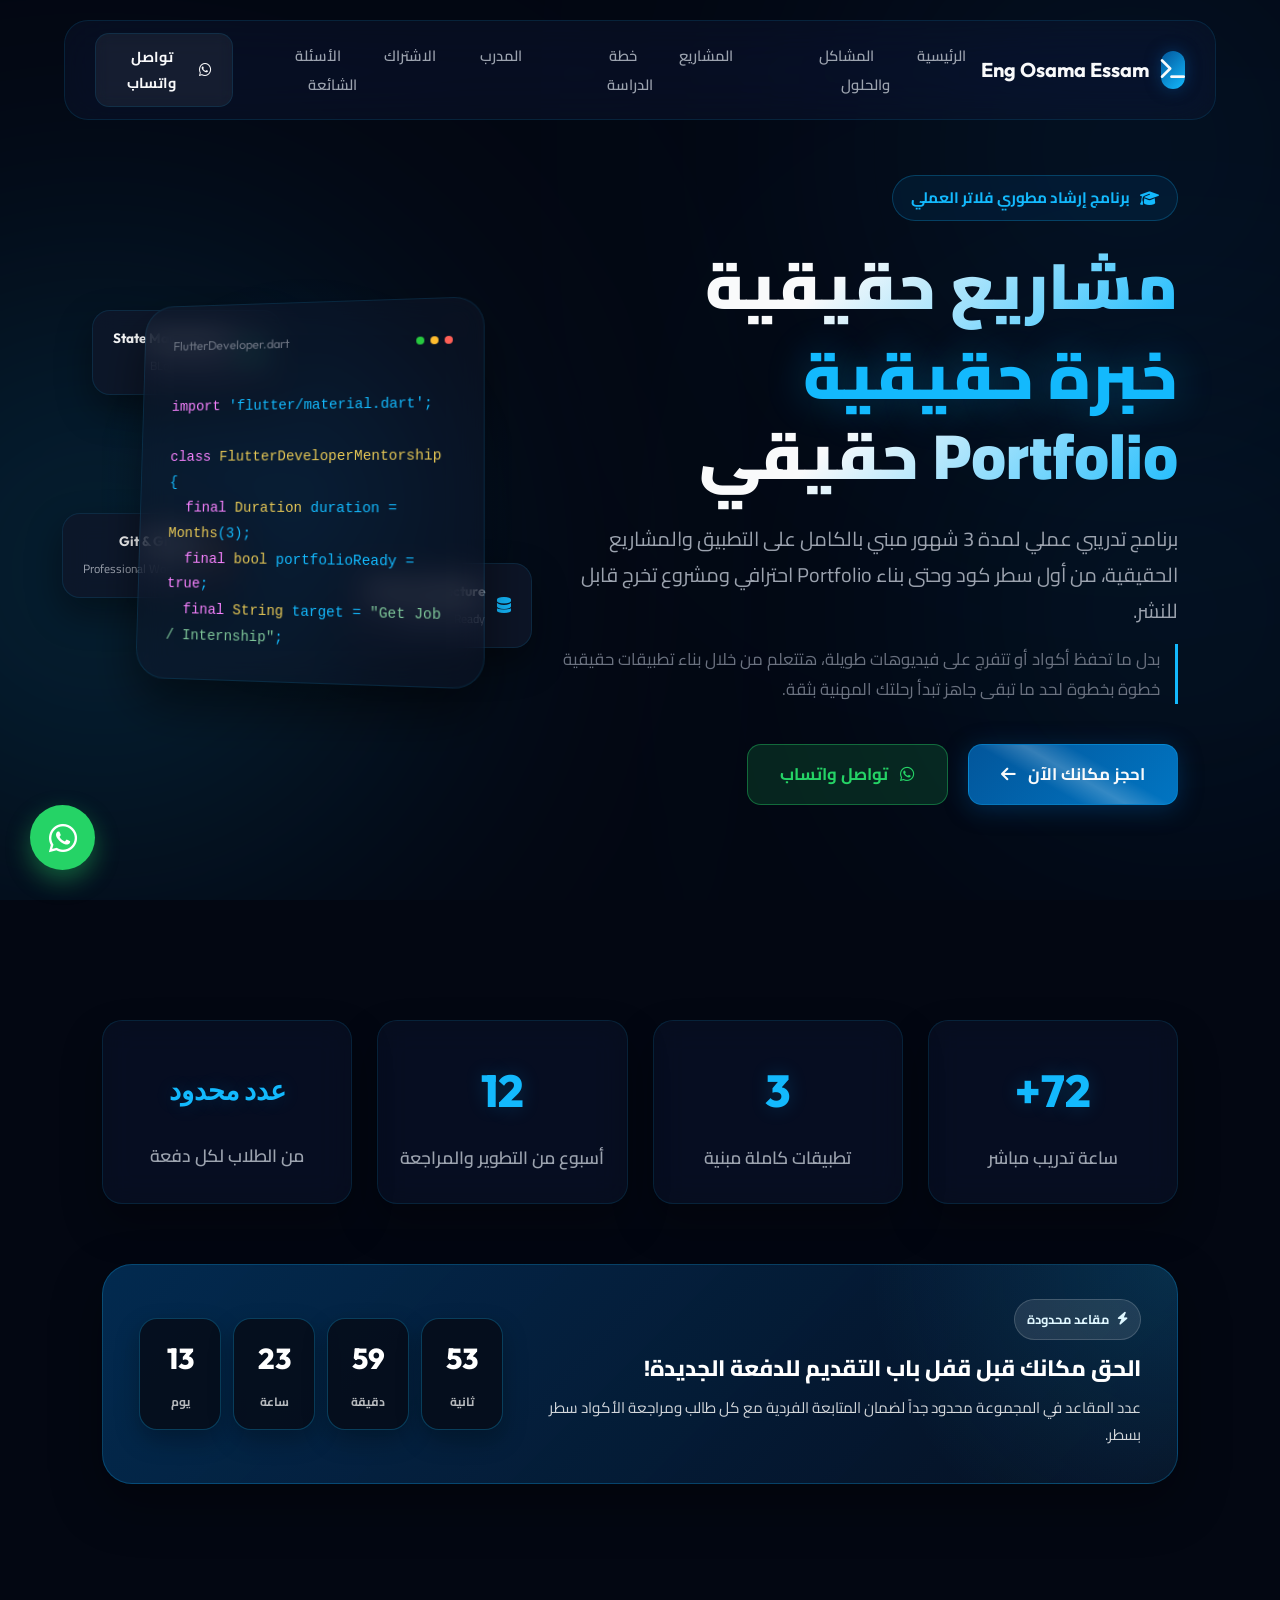
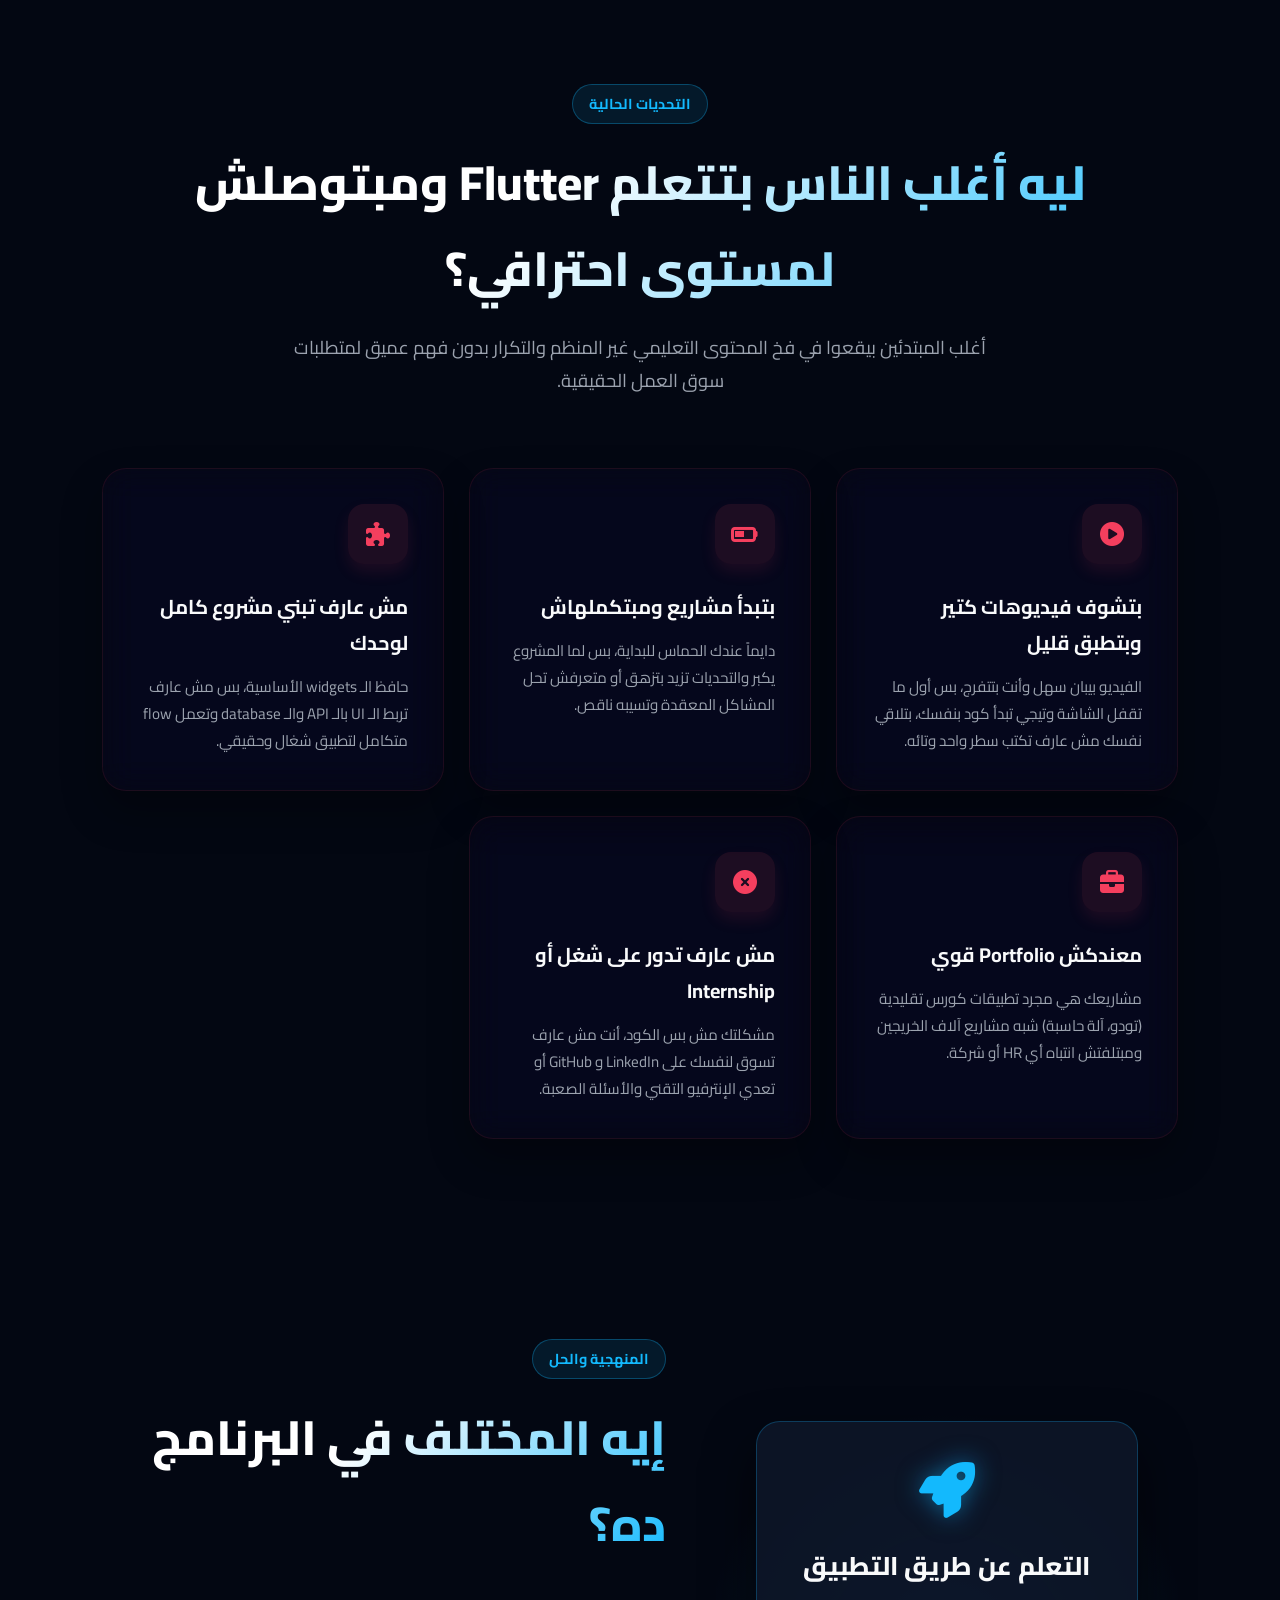
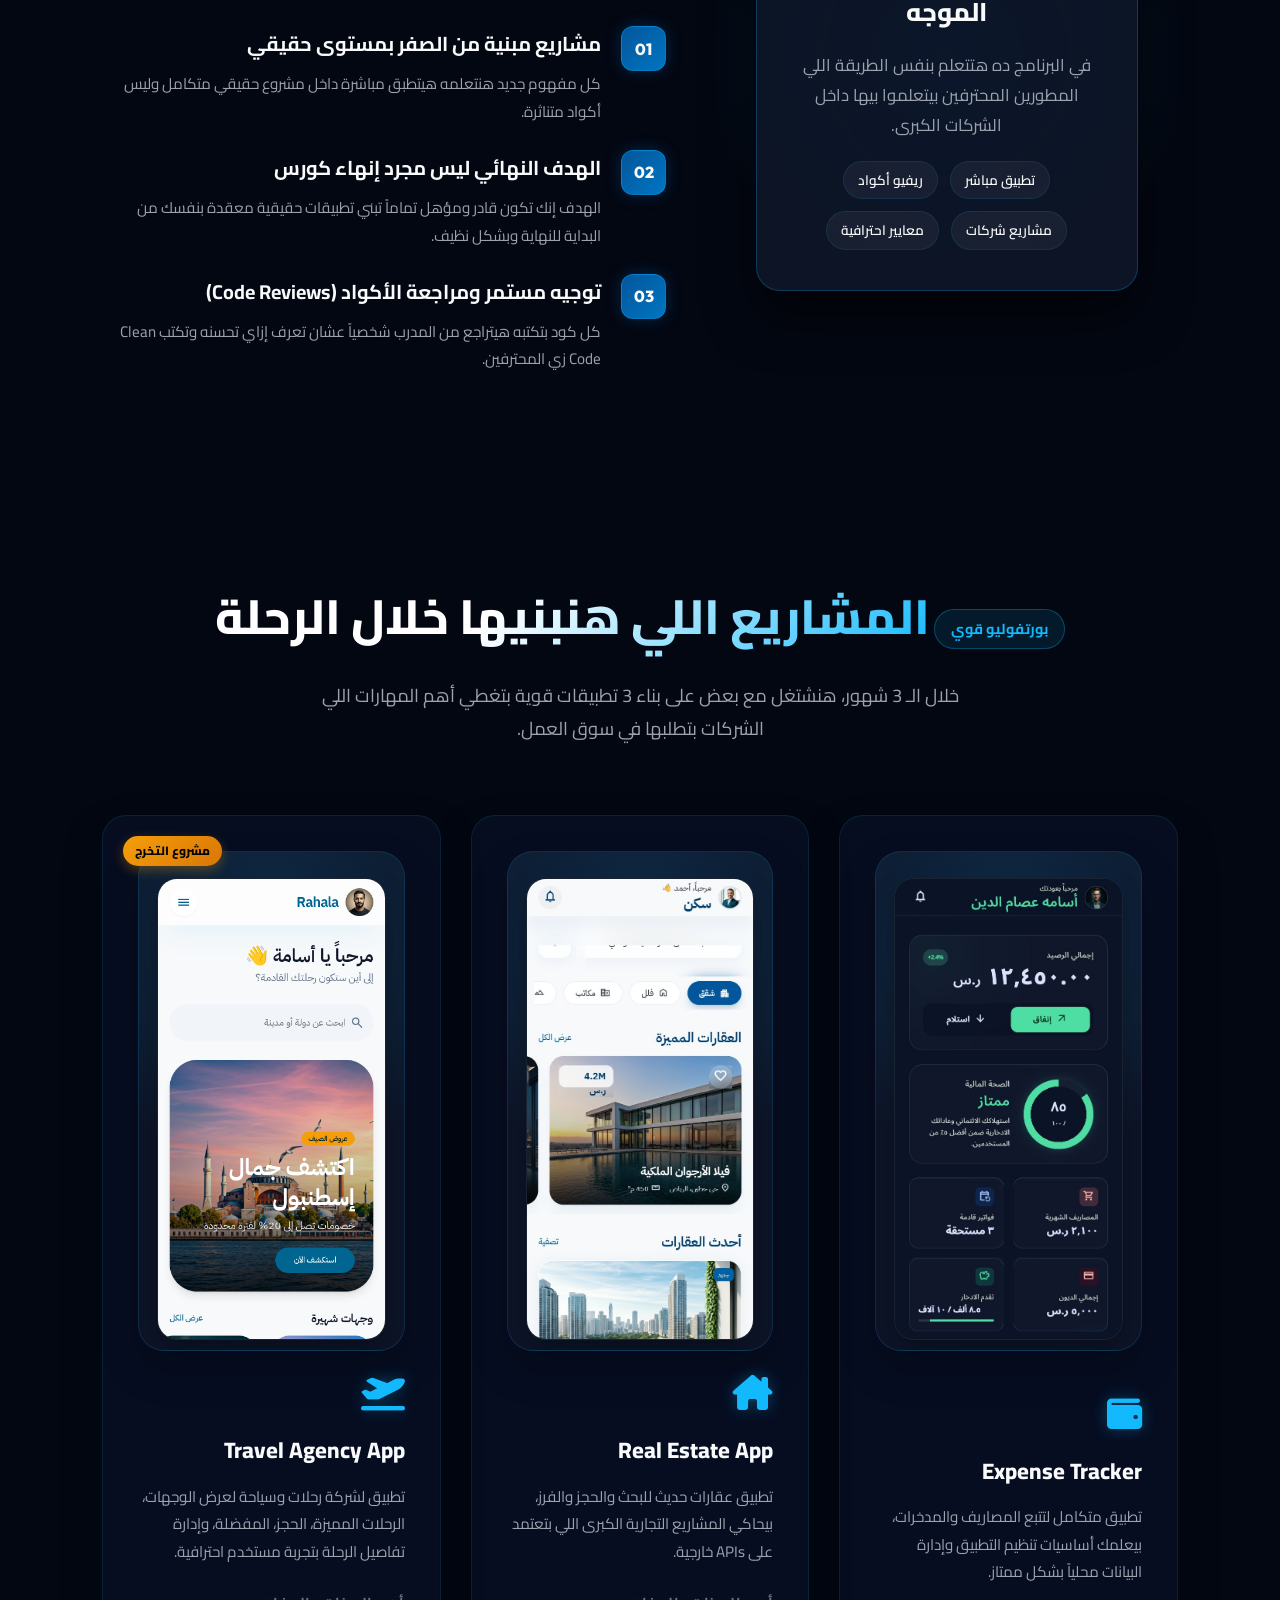
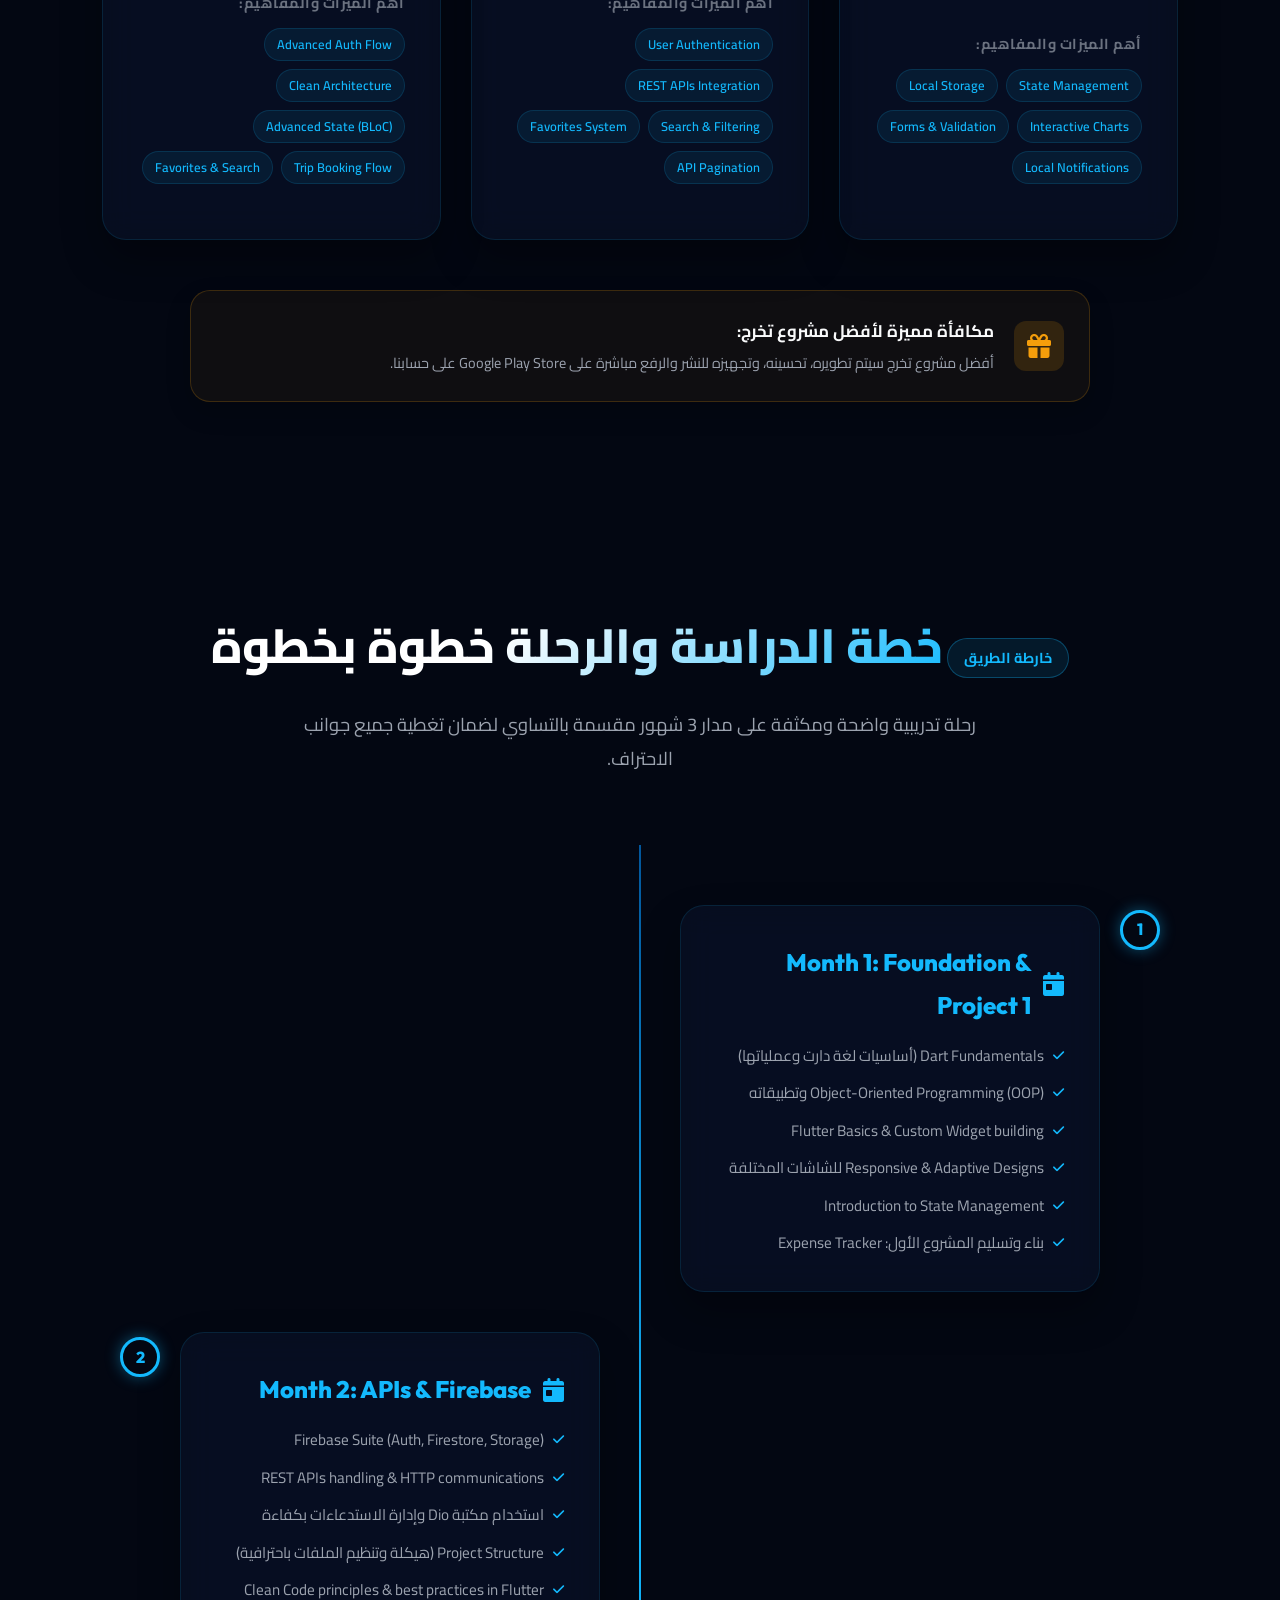
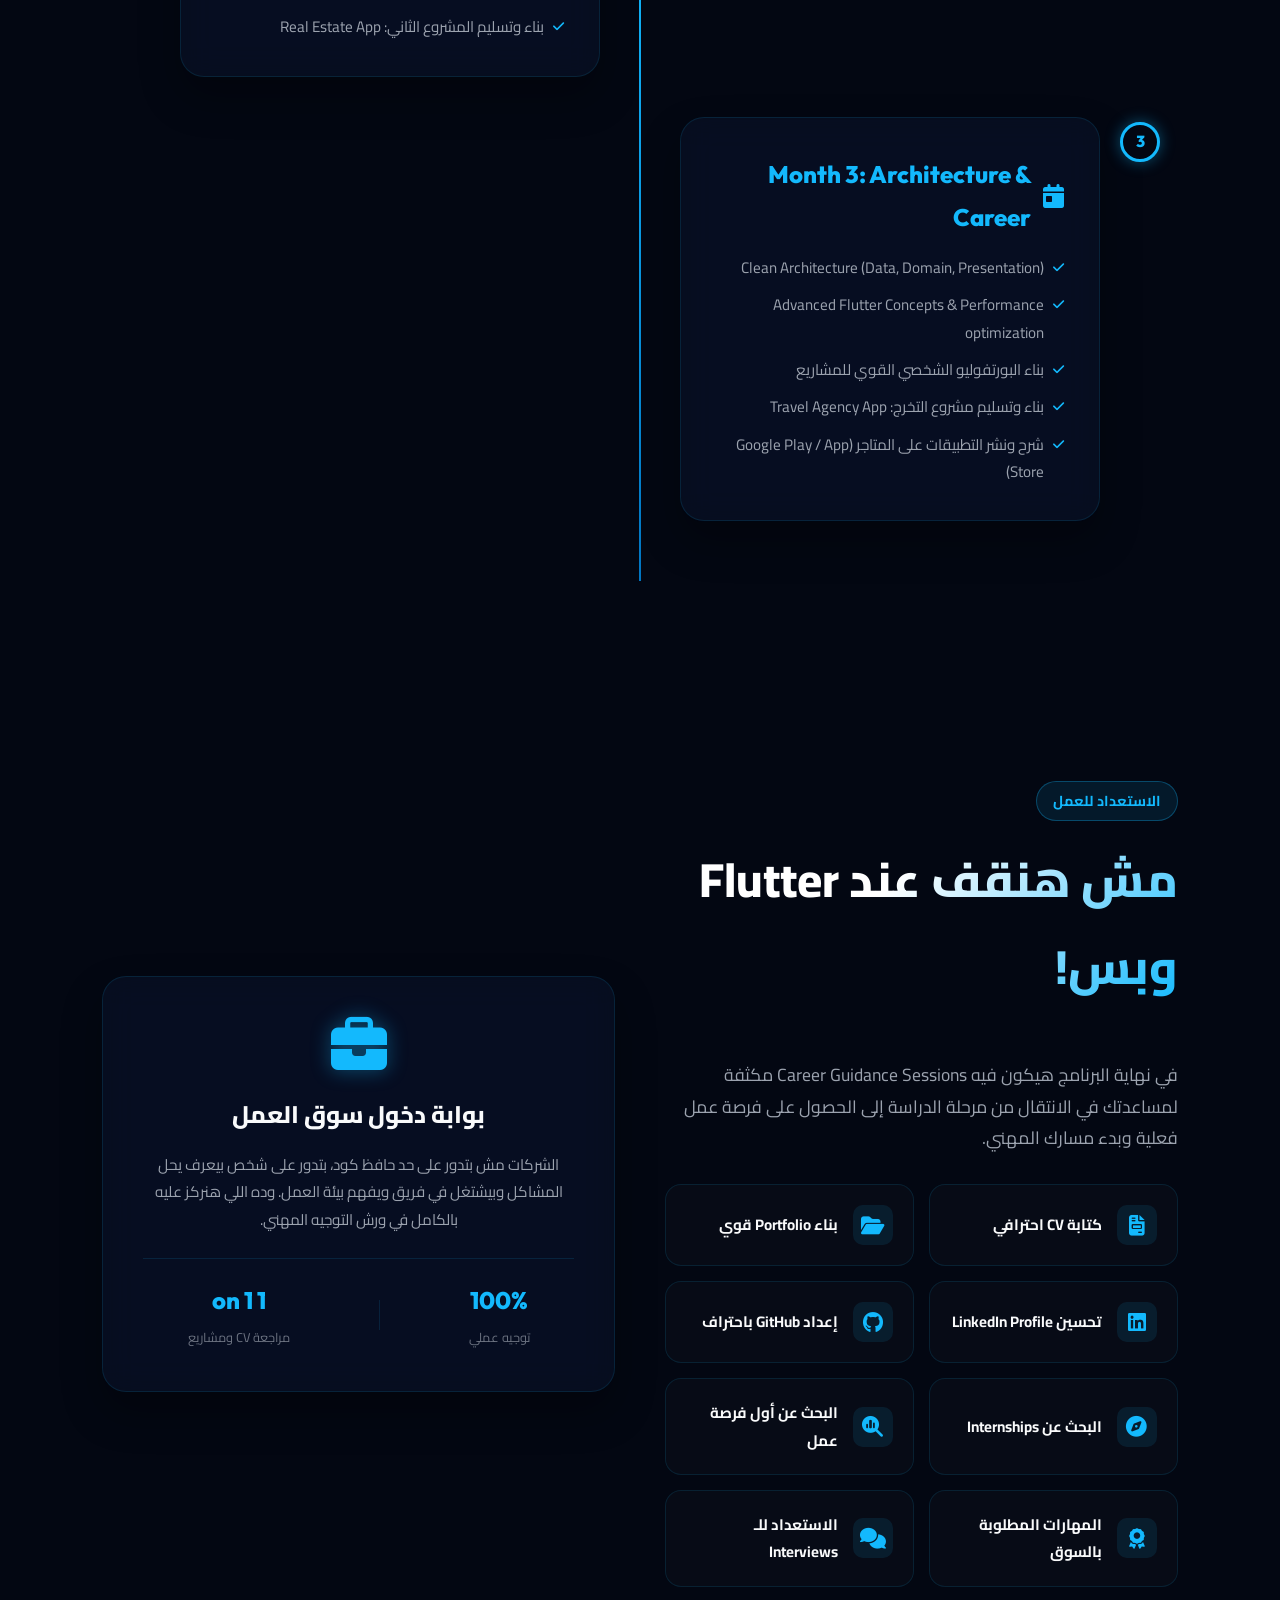
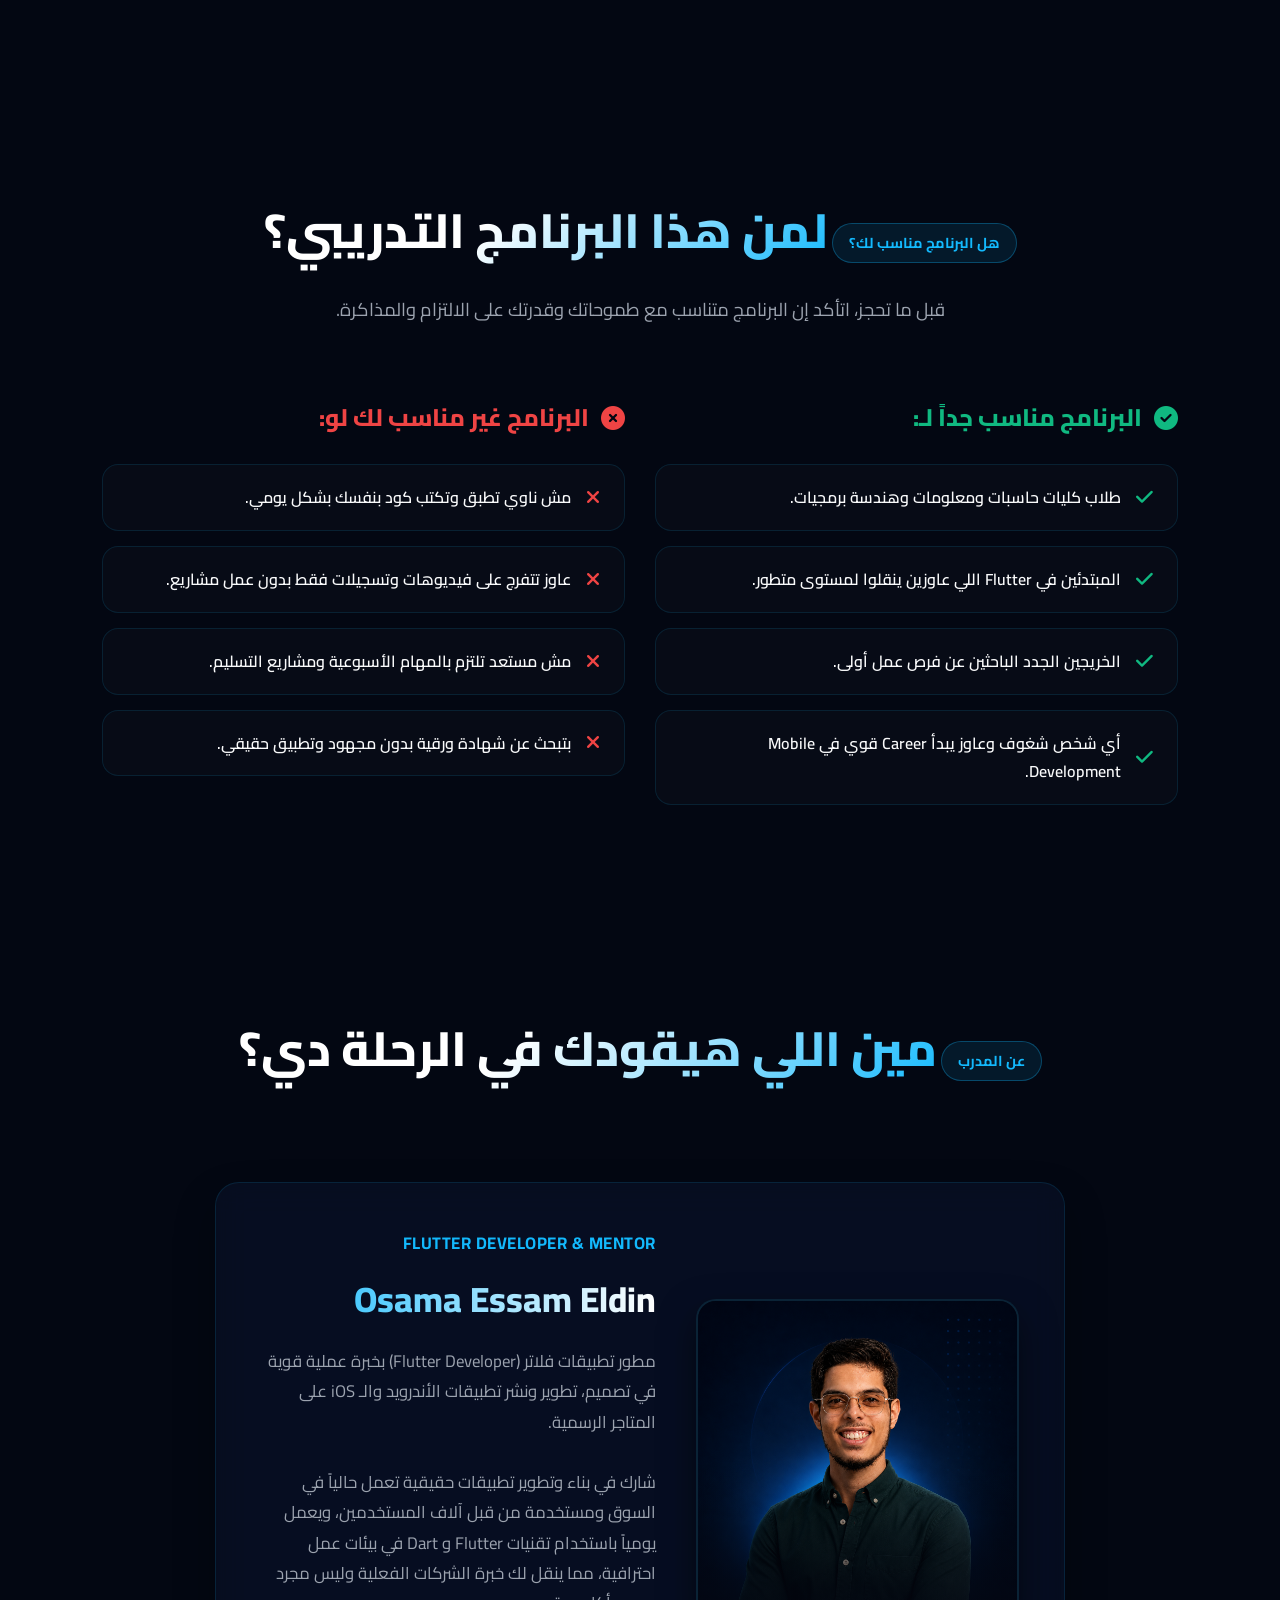
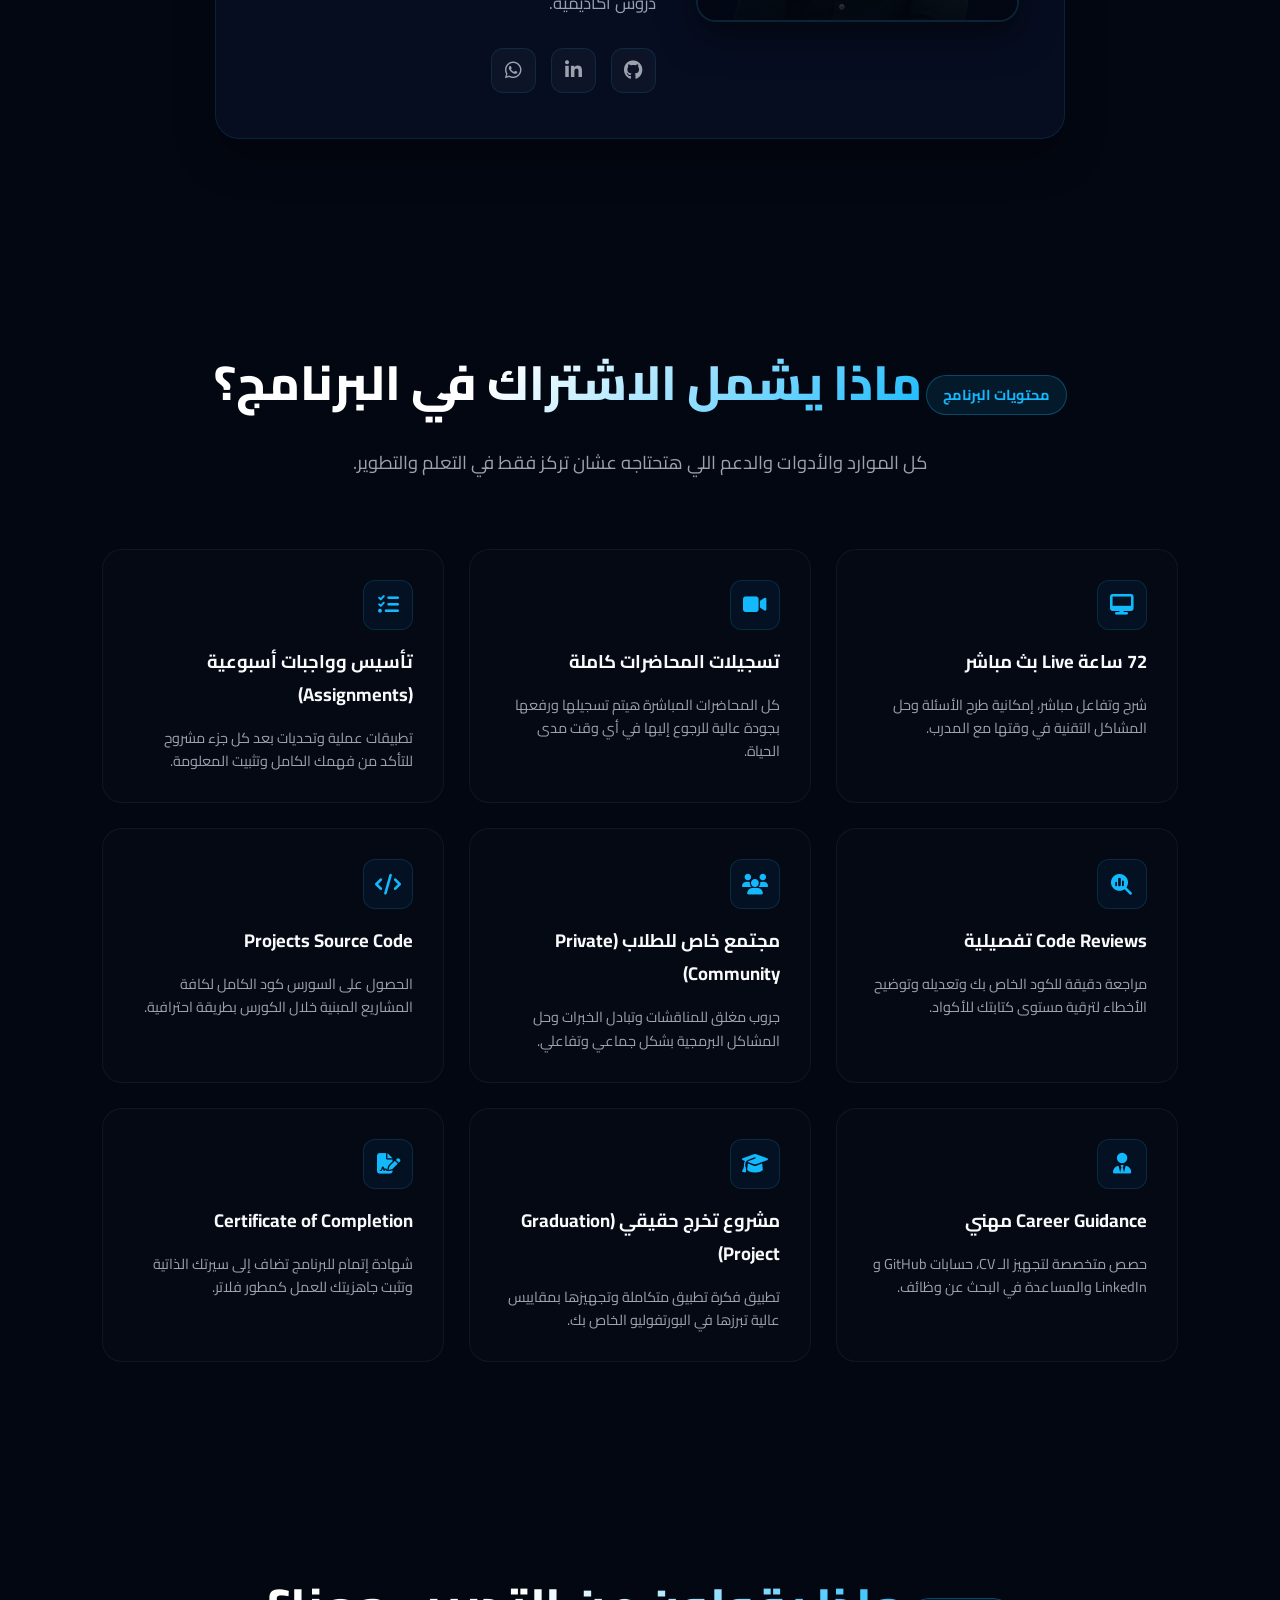
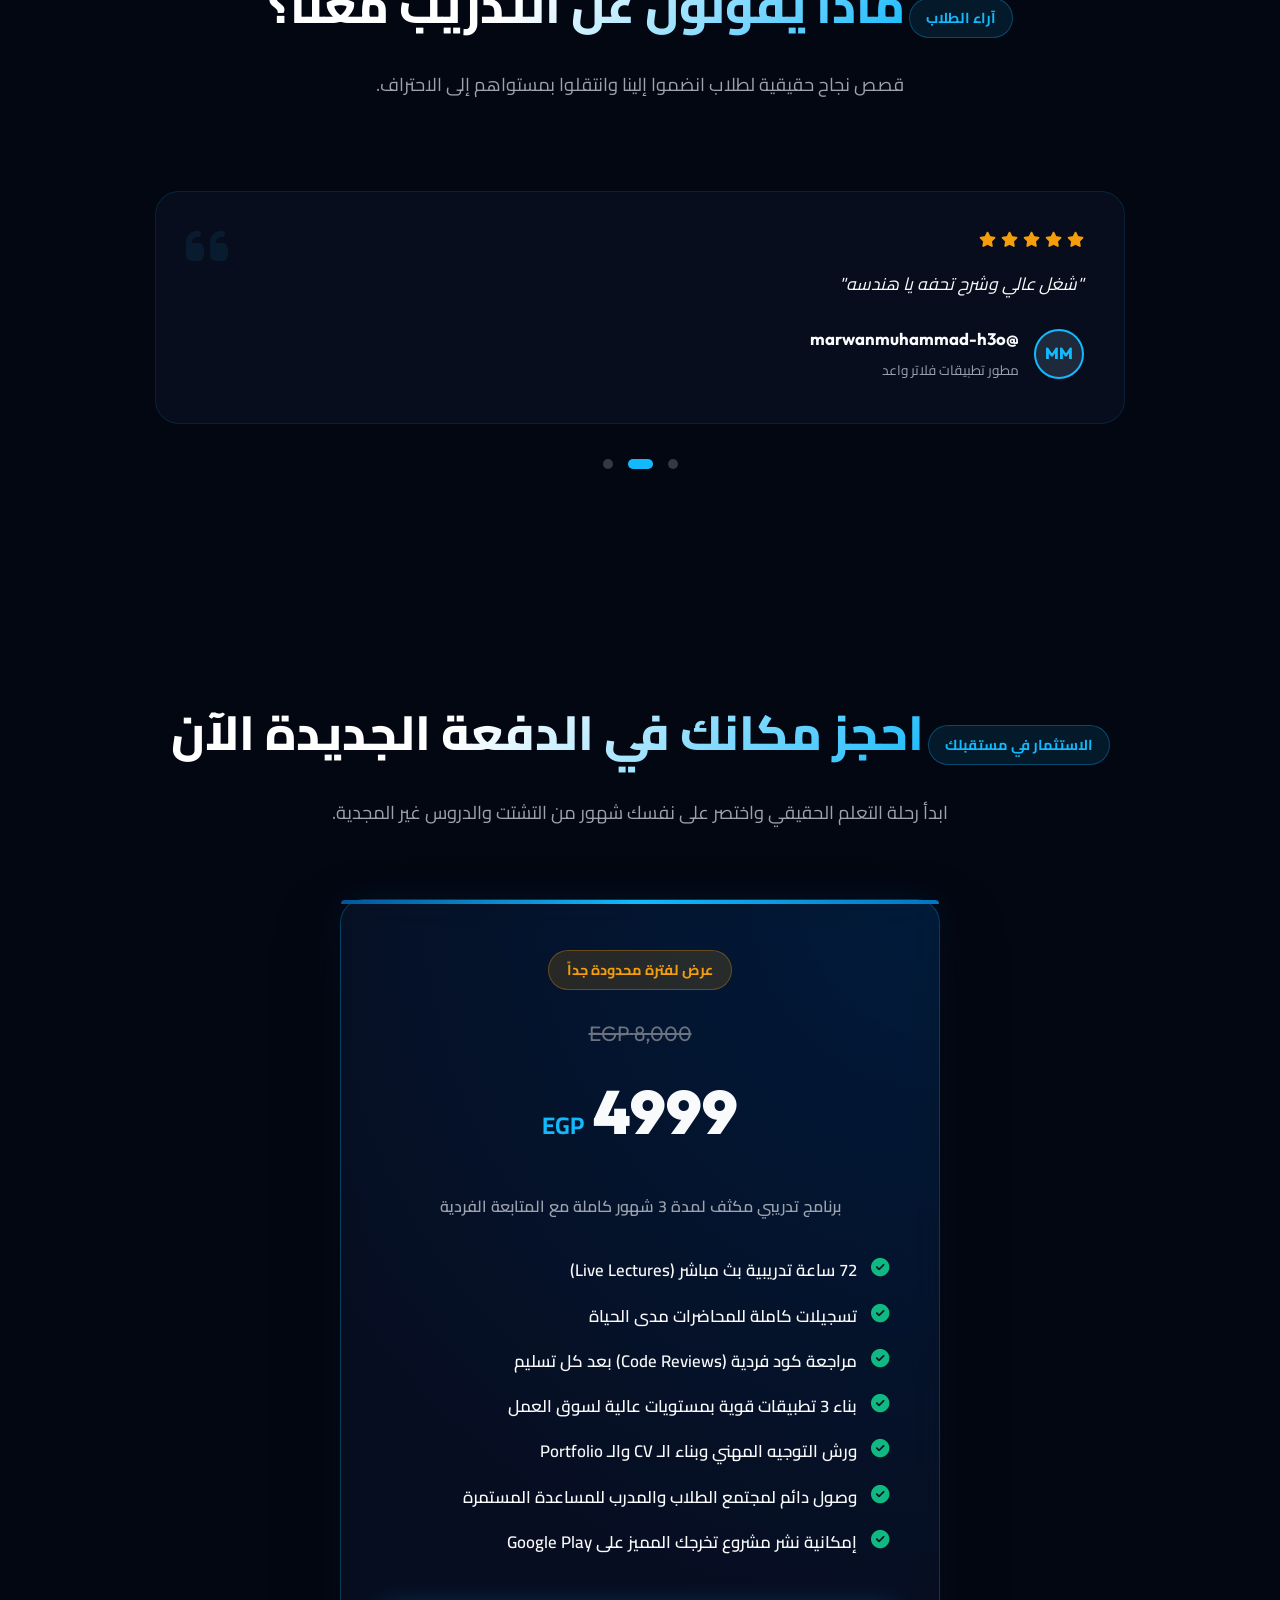
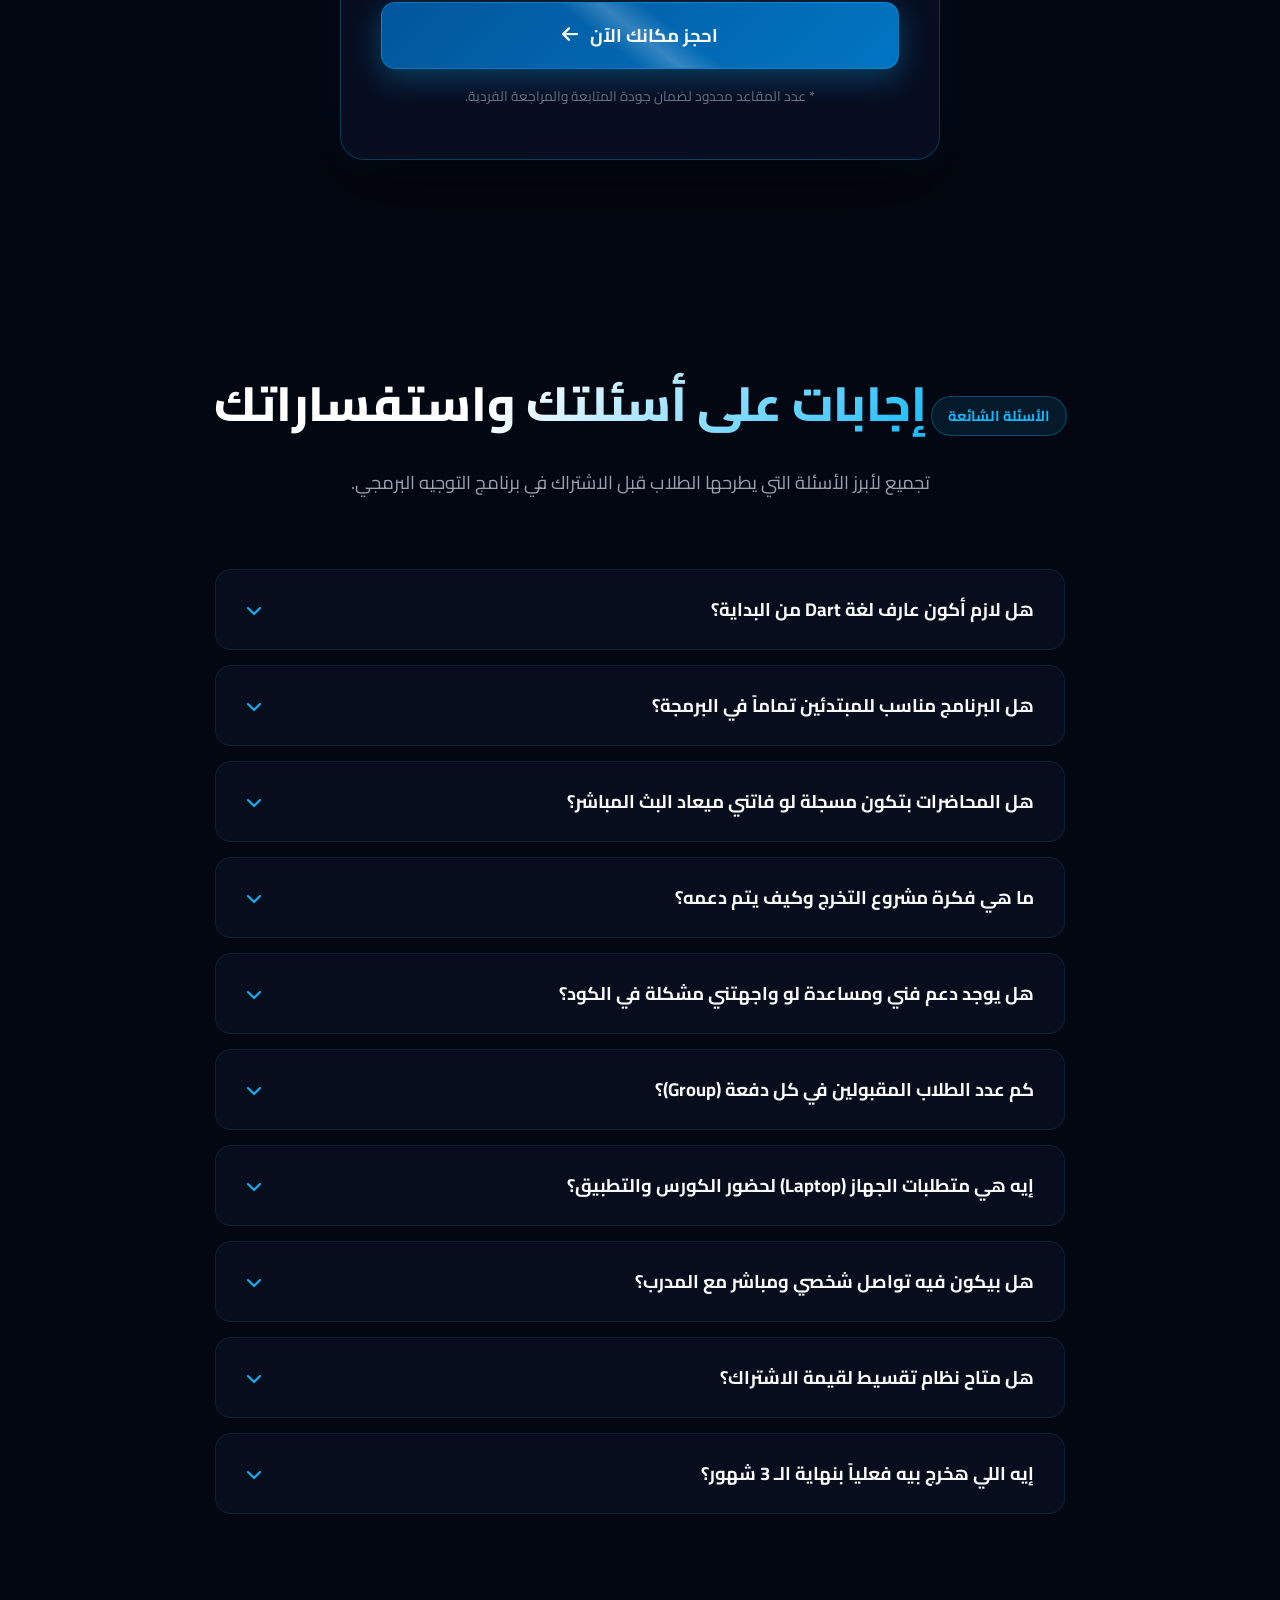
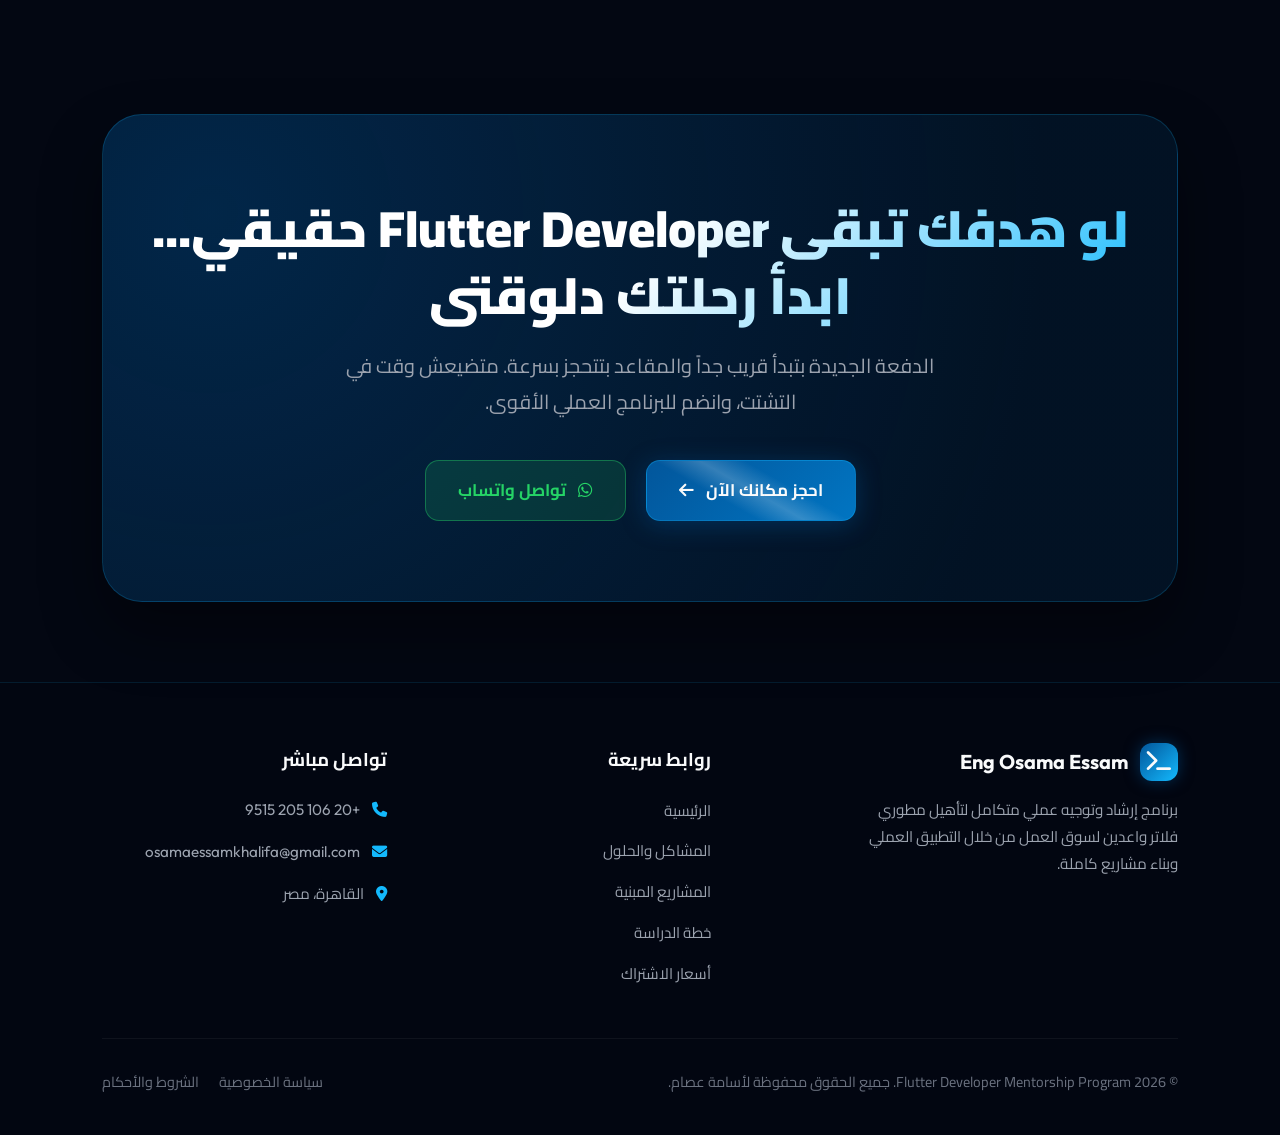
<file: index.html>
<!DOCTYPE html>
<html lang="ar" dir="rtl">

<head>
    <meta charset="UTF-8">
    <meta name="viewport" content="width=device-width, initial-scale=1.0">
    <title>برنامج إرشاد مطوري Flutter | Flutter Developer Mentorship Program</title>

    <!-- SEO Meta Tags -->
    <meta name="description"
        content="برنامج تدريبي عملي مكثف لمدة 3 شهور لتصبح مطور Flutter محترف. تعلم عن طريق بناء مشاريع حقيقية وتصميم بورتفوليو قوي ومرافقة خطوة بخطوة من مدرب خبير.">
    <meta name="keywords"
        content="Flutter, Dart, Mobile Development, Mentorship, Flutter Course, تعلم فلاتر, كورس فلاتر, برمجة تطبيقات">
    <meta name="author" content="Osama Essam Eldin">

    <!-- Open Graph / Facebook -->
    <meta property="og:type" content="website">
    <meta property="og:title" content="برنامج إرشاد مطوري Flutter | Flutter Developer Mentorship">
    <meta property="og:description"
        content="برنامج تدريبي عملي مكثف لمدة 3 شهور مبني بالكامل على التطبيق والمشاريع الحقيقية.">
    <meta property="og:image" content="osama.png">

    <!-- Fonts & Icons -->
    <link rel="preconnect" href="https://fonts.googleapis.com">
    <link rel="preconnect" href="https://fonts.gstatic.com" crossorigin>
    <link
        href="https://fonts.googleapis.com/css2?family=Cairo:wght@300;400;500;600;700;800;900&family=Outfit:wght@300;400;600;800&display=swap"
        rel="stylesheet">
    <link rel="stylesheet" href="https://cdnjs.cloudflare.com/ajax/libs/font-awesome/6.4.0/css/all.min.css">

    <!-- AOS Library for Scroll Animations -->
    <link href="https://unpkg.com/aos@2.3.1/dist/aos.css" rel="stylesheet">

    <!-- Project Stylesheets -->
    <link rel="stylesheet" href="css/base.css">
    <link rel="stylesheet" href="css/components.css">
    <link rel="stylesheet" href="css/navbar.css">
    <link rel="stylesheet" href="css/hero.css">
    <link rel="stylesheet" href="css/sections.css">
    <link rel="stylesheet" href="css/instructor.css">
    <link rel="stylesheet" href="css/testimonials.css">
    <link rel="stylesheet" href="css/pricing.css">
    <link rel="stylesheet" href="css/faq.css">
    <link rel="stylesheet" href="css/footer.css">
</head>

<body>
    <!-- Background Blobs -->
    <div class="bg-blobs">
        <div class="blob blob-1"></div>
        <div class="blob blob-2"></div>
        <div class="blob blob-3"></div>
    </div>

    <!-- Navigation Header -->
    <header id="navbar">
        <div class="nav-container">
            <a href="#" class="logo">
                <div class="logo-icon"><i class="fa-solid fa-terminal"></i></div>
                <span class="en-text" style="font-weight: 700;">Eng Osama Essam</span>
            </a>

            <ul class="nav-menu" id="nav-menu">
                <li><a href="#hero" class="nav-link">الرئيسية</a></li>
                <li><a href="#problems" class="nav-link">المشاكل والحلول</a></li>
                <li><a href="#projects" class="nav-link">المشاريع</a></li>
                <li><a href="#roadmap" class="nav-link">خطة الدراسة</a></li>
                <li><a href="#instructor" class="nav-link">المدرب</a></li>
                <li><a href="#pricing" class="nav-link">الاشتراك</a></li>
                <li><a href="#faq" class="nav-link">الأسئلة الشائعة</a></li>
            </ul>

            <div class="nav-btn-wrapper">
                <a href="https://wa.me/201062059515?text=أهلاً أسامة، مهتم ببرنامج إرشاد مطوري Flutter وأود حجز مقعد."
                    target="_blank" class="btn btn-secondary">
                    <i class="fa-brands fa-whatsapp"></i> تواصل واتساب
                </a>
            </div>

            <button class="hamburger" id="hamburger-menu">
                <i class="fa-solid fa-bars"></i>
            </button>
        </div>
    </header>

    <!-- Hero Section -->
    <section class="hero" id="hero">
        <div class="hero-container">
            <div class="hero-content" data-aos="fade-left" data-aos-duration="1000">
                <div class="hero-title-badge">
                    <i class="fa-solid fa-graduation-cap"></i>
                    <span>برنامج إرشاد مطوري فلاتر العملي</span>
                </div>
                <h1 class="hero-headline">
                    <span class="gradient">مشاريع حقيقية</span>
                    <span class="accent">خبرة حقيقية</span>
                    <span class="gradient">Portfolio حقيقي</span>
                </h1>
                <div class="hero-subheadline">
                    <p>برنامج تدريبي عملي لمدة 3 شهور مبني بالكامل على التطبيق والمشاريع الحقيقية، من أول سطر كود وحتى بناء Portfolio احترافي ومشروع تخرج قابل للنشر.</p>
                    <p>بدل ما تحفظ أكواد أو تتفرج على فيديوهات طويلة، هتتعلم من خلال بناء تطبيقات حقيقية خطوة بخطوة لحد ما تبقى جاهز تبدأ رحلتك المهنية بثقة.</p>
                </div>
                <div class="hero-ctas">
                    <a href="#pricing" class="btn btn-primary">
                        احجز مكانك الآن <i class="fa-solid fa-arrow-left"></i>
                    </a>
                    <a href="https://wa.me/201062059515?text=أهلاً أسامة، مهتم ببرنامج إرشاد مطوري Flutter وأود حجز مقعد."
                        target="_blank" class="btn btn-whatsapp">
                        <i class="fa-brands fa-whatsapp"></i> تواصل واتساب
                    </a>
                </div>
            </div>

            <div class="hero-graphic" data-aos="zoom-in" data-aos-duration="1200">
                <div class="mockup-wrapper">
                    <!-- Floating Widget 1 -->
                    <div class="hero-widget widget-1">
                        <i class="fa-solid fa-circle-check" style="color: #10B981;"></i>
                        <div>
                            <strong style="display:block; font-size:0.85rem; font-family: var(--font-en);">State
                                Management</strong>
                            <span style="font-size:0.75rem; color:var(--text-secondary);">BLoC & Provider</span>
                        </div>
                    </div>
                    <!-- Floating Widget 2 -->
                    <div class="hero-widget widget-2">
                        <i class="fa-solid fa-database" style="color: #13B9FD;"></i>
                        <div>
                            <strong style="display:block; font-size:0.85rem; font-family: var(--font-en);">Clean
                                Architecture</strong>
                            <span style="font-size:0.75rem; color:var(--text-secondary);">Enterprise Ready</span>
                        </div>
                    </div>
                    <!-- Floating Widget 3 -->
                    <div class="hero-widget widget-3">
                        <i class="fa-solid fa-code-branch" style="color: #F59E0B;"></i>
                        <div>
                            <strong style="display:block; font-size:0.85rem; font-family: var(--font-en);">Git &
                                GitHub</strong>
                            <span style="font-size:0.75rem; color:var(--text-secondary);">Professional Workflow</span>
                        </div>
                    </div>

                    <!-- Main Coding Card Mockup -->
                    <div class="hero-main-card">
                        <div class="card-header-bar">
                            <div class="card-dots">
                                <span class="card-dot dot-red"></span>
                                <span class="card-dot dot-yellow"></span>
                                <span class="card-dot dot-green"></span>
                            </div>
                            <span
                                style="font-size:0.8rem; color:var(--text-muted); font-family: var(--font-en);">FlutterDeveloper.dart</span>
                        </div>
                        <div class="card-code">
                            <span class="keyword">import</span> 'flutter/material.dart';<br><br>
                            <span class="keyword">class</span> <span class="class">FlutterDeveloperMentorship</span>
                            {<br>
                            &nbsp;&nbsp;<span class="keyword">final</span> <span class="class">Duration</span> duration
                            = <span class="class">Months</span>(3);<br>
                            &nbsp;&nbsp;<span class="keyword">final</span> <span class="class">bool</span>
                            portfolioReady = <span class="keyword">true</span>;<br>
                            &nbsp;&nbsp;<span class="keyword">final</span> <span class="class">String</span> target =
                            <span class="string">"Get Job / Internship"</span>;<br><br>
                            &nbsp;&nbsp;<span class="class">void</span> <span class="class">startJourney</span>() {<br>
                            &nbsp;&nbsp;&nbsp;&nbsp;codeReviewEveryAssignment();<br>
                            &nbsp;&nbsp;&nbsp;&nbsp;buildProductionApps();<br>
                            &nbsp;&nbsp;&nbsp;&nbsp;practiceArchitecture();<br>
                            &nbsp;&nbsp;}<br>
                            }
                        </div>
                    </div>
                </div>
            </div>
        </div>
    </section>

    <!-- Trust & Stats Section -->
    <section class="section-padding" id="stats">
        <div class="stats-grid">
            <div class="glass-card stat-card" data-aos="fade-up" data-aos-delay="100">
                <div class="stat-number">72+</div>
                <div class="stat-label">ساعة تدريب مباشر</div>
            </div>
            <div class="glass-card stat-card" data-aos="fade-up" data-aos-delay="200">
                <div class="stat-number">3</div>
                <div class="stat-label">تطبيقات كاملة مبنية</div>
            </div>
            <div class="glass-card stat-card" data-aos="fade-up" data-aos-delay="300">
                <div class="stat-number">12</div>
                <div class="stat-label">أسبوع من التطوير والمراجعة</div>
            </div>
            <div class="glass-card stat-card" data-aos="fade-up" data-aos-delay="400">
                <div class="stat-number" style="font-size: 1.7rem; padding-top: 15px; padding-bottom: 15px;">عدد محدود
                </div>
                <div class="stat-label">من الطلاب لكل دفعة</div>
            </div>
        </div>

        <!-- Countdown urgency banner -->
        <div class="countdown-banner" data-aos="zoom-in">
            <div class="countdown-text">
                <div class="countdown-badge">
                    <i class="fa-solid fa-bolt"></i>
                    <span>مقاعد محدودة</span>
                </div>
                <h3>الحق مكانك قبل قفل باب التقديم للدفعة الجديدة!</h3>
                <p>عدد المقاعد في المجموعة محدود جداً لضمان المتابعة الفردية مع كل طالب ومراجعة الأكواد سطر بسطر.</p>
            </div>
            <div class="timer-boxes">
                <div class="timer-box">
                    <span class="timer-val" id="days">00</span>
                    <span class="timer-unit">يوم</span>
                </div>
                <div class="timer-box">
                    <span class="timer-val" id="hours">00</span>
                    <span class="timer-unit">ساعة</span>
                </div>
                <div class="timer-box">
                    <span class="timer-val" id="minutes">00</span>
                    <span class="timer-unit">دقيقة</span>
                </div>
                <div class="timer-box">
                    <span class="timer-val" id="seconds">00</span>
                    <span class="timer-unit">ثانية</span>
                </div>
            </div>
        </div>
    </section>

    <!-- Problem Section -->
    <section class="section-padding" id="problems">
        <div class="section-header" data-aos="fade-up">
            <span class="badge">التحديات الحالية</span>
            <h2>ليه أغلب الناس بتتعلم Flutter ومبتوصلش لمستوى احترافي؟</h2>
            <p>أغلب المبتدئين بيقعوا في فخ المحتوى التعليمي غير المنظم والتكرار بدون فهم عميق لمتطلبات سوق العمل
                الحقيقية.</p>
        </div>

        <div class="problems-grid">
            <!-- Problem 1 -->
            <div class="glass-card problem-card" data-aos="fade-up" data-aos-delay="100">
                <div class="problem-icon-wrapper">
                    <i class="fa-solid fa-circle-play"></i>
                </div>
                <h3>بتشوف فيديوهات كتير وبتطبق قليل</h3>
                <p>الفيديو بيبان سهل وأنت بتتفرج، بس أول ما تقفل الشاشة وتيجي تبدأ كود بنفسك، بتلاقي نفسك مش عارف تكتب
                    سطر واحد وتائه.</p>
            </div>
            <!-- Problem 2 -->
            <div class="glass-card problem-card" data-aos="fade-up" data-aos-delay="200">
                <div class="problem-icon-wrapper">
                    <i class="fa-solid fa-battery-half"></i>
                </div>
                <h3>بتبدأ مشاريع ومبتكملهاش</h3>
                <p>دايماً عندك الحماس للبداية، بس لما المشروع يكبر والتحديات تزيد بتزهق أو متعرفش تحل المشاكل المعقدة
                    وتسيبه ناقص.</p>
            </div>
            <!-- Problem 3 -->
            <div class="glass-card problem-card" data-aos="fade-up" data-aos-delay="300">
                <div class="problem-icon-wrapper">
                    <i class="fa-solid fa-puzzle-piece"></i>
                </div>
                <h3>مش عارف تبني مشروع كامل لوحدك</h3>
                <p>حافظ الـ widgets الأساسية، بس مش عارف تربط الـ UI بالـ API والـ database وتعمل flow متكامل لتطبيق
                    شغال وحقيقي.</p>
            </div>
            <!-- Problem 4 -->
            <div class="glass-card problem-card" data-aos="fade-up" data-aos-delay="400">
                <div class="problem-icon-wrapper">
                    <i class="fa-solid fa-briefcase"></i>
                </div>
                <h3>معندكش Portfolio قوي</h3>
                <p>مشاريعك هي مجرد تطبيقات كورس تقليدية (تودو، آلة حاسبة) شبه مشاريع آلاف الخريجين ومبتلفتش انتباه أي HR
                    أو شركة.</p>
            </div>
            <!-- Problem 5 -->
            <div class="glass-card problem-card" data-aos="fade-up" data-aos-delay="500">
                <div class="problem-icon-wrapper">
                    <i class="fa-solid fa-circle-xmark"></i>
                </div>
                <h3>مش عارف تدور على شغل أو Internship</h3>
                <p>مشكلتك مش بس الكود، أنت مش عارف تسوق لنفسك على LinkedIn و GitHub أو تعدي الإنترفيو التقني والأسئلة
                    الصعبة.</p>
            </div>
        </div>
    </section>

    <!-- Solution Section -->
    <section class="section-padding solution-section" id="solutions">
        <div class="solution-container">
            <div class="solution-image-box" data-aos="zoom-in" data-aos-duration="1000">
                <div class="solution-glow-card">
                    <i class="fa-solid fa-rocket main-icon"></i>
                    <h3>التعلم عن طريق التطبيق الموجه</h3>
                    <p>في البرنامج ده هتتعلم بنفس الطريقة اللي المطورين المحترفين بيتعلموا بيها داخل الشركات الكبرى.</p>
                    <div class="solution-badge-list">
                        <span class="solution-mini-badge">تطبيق مباشر</span>
                        <span class="solution-mini-badge">ريفيو أكواد</span>
                        <span class="solution-mini-badge">مشاريع شركات</span>
                        <span class="solution-mini-badge">معايير احترافية</span>
                    </div>
                </div>
            </div>

            <div class="solution-content" data-aos="fade-right" data-aos-duration="1000">
                <div class="section-header" style="text-align: right; margin-bottom: 40px;">
                    <span class="badge">المنهجية والحل</span>
                    <h2>إيه المختلف في البرنامج ده؟</h2>
                </div>
                <div class="solution-list">
                    <div class="solution-item">
                        <div class="solution-num-badge">01</div>
                        <div class="solution-item-content">
                            <h3>مشاريع مبنية من الصفر بمستوى حقيقي</h3>
                            <p>كل مفهوم جديد هنتعلمه هيتطبق مباشرة داخل مشروع حقيقي متكامل وليس أكواد متناثرة.</p>
                        </div>
                    </div>
                    <div class="solution-item">
                        <div class="solution-num-badge">02</div>
                        <div class="solution-item-content">
                            <h3>الهدف النهائي ليس مجرد إنهاء كورس</h3>
                            <p>الهدف إنك تكون قادر ومؤهل تماماً تبني تطبيقات حقيقية معقدة بنفسك من البداية للنهاية وبشكل
                                نظيف.</p>
                        </div>
                    </div>
                    <div class="solution-item">
                        <div class="solution-num-badge">03</div>
                        <div class="solution-item-content">
                            <h3>توجيه مستمر ومراجعة الأكواد (Code Reviews)</h3>
                            <p>كل كود بتكتبه هيتراجع من المدرب شخصياً عشان تعرف إزاي تحسنه وتكتب Clean Code زي
                                المحترفين.</p>
                        </div>
                    </div>
                </div>
            </div>
        </div>
    </section>

    <!-- Projects Section -->
    <section class="section-padding" id="projects">
        <div class="section-header" data-aos="fade-up">
            <span class="badge">بورتفوليو قوي</span>
            <h2>المشاريع اللي هنبنيها خلال الرحلة</h2>
            <p>خلال الـ 3 شهور، هنشتغل مع بعض على بناء 3 تطبيقات قوية بتغطي أهم المهارات اللي الشركات بتطلبها في سوق
                العمل.</p>
        </div>

        <div class="projects-grid">
            <!-- Project 1 -->
            <div class="glass-card project-card" data-aos="fade-up" data-aos-delay="100">
                <div class="project-preview">
                    <img src="money%20mnmgt%20app.jpeg" alt="واجهة تطبيق إدارة الأموال والمصاريف">
                </div>
                <div>
                    <i class="fa-solid fa-wallet project-icon"></i>
                    <h3 class="project-title">Expense Tracker</h3>
                    <p class="project-desc">تطبيق متكامل لتتبع المصاريف والمدخرات، بيعلمك أساسيات تنظيم التطبيق وإدارة
                        البيانات محلياً بشكل ممتاز.</p>
                </div>
                <div>
                    <div class="project-features-title">أهم الميزات والمفاهيم:</div>
                    <div class="project-features">
                        <span class="feature-chip">State Management</span>
                        <span class="feature-chip">Local Storage</span>
                        <span class="feature-chip">Interactive Charts</span>
                        <span class="feature-chip">Forms & Validation</span>
                        <span class="feature-chip">Local Notifications</span>
                    </div>
                </div>
            </div>

            <!-- Project 2 -->
            <div class="glass-card project-card" data-aos="fade-up" data-aos-delay="200">
                <div class="project-preview">
                    <img src="real%20state%20app.jpeg" alt="واجهة تطبيق عقارات للبيع والإيجار">
                </div>
                <div>
                    <i class="fa-solid fa-house-chimney project-icon"></i>
                    <h3 class="project-title">Real Estate App</h3>
                    <p class="project-desc">تطبيق عقارات حديث للبحث والحجز والفرز، بيحاكي المشاريع التجارية الكبرى اللي
                        بتعتمد على APIs خارجية.</p>
                </div>
                <div>
                    <div class="project-features-title">أهم الميزات والمفاهيم:</div>
                    <div class="project-features">
                        <span class="feature-chip">User Authentication</span>
                        <span class="feature-chip">REST APIs Integration</span>
                        <span class="feature-chip">Search & Filtering</span>
                        <span class="feature-chip">Favorites System</span>
                        <span class="feature-chip">API Pagination</span>
                    </div>
                </div>
            </div>

            <!-- Project 3 -->
            <div class="glass-card project-card" data-aos="fade-up" data-aos-delay="300">
                <span class="graduation-badge">مشروع التخرج</span>
                <div class="project-preview">
                    <img src="travel%20app.png" alt="واجهة تطبيق شركة رحلات">
                </div>
                <div>
                    <i class="fa-solid fa-plane-departure project-icon"></i>
                    <h3 class="project-title">Travel Agency App</h3>
                    <p class="project-desc">تطبيق لشركة رحلات وسياحة لعرض الوجهات، الرحلات المميزة، الحجز، المفضلة،
                        وإدارة تفاصيل الرحلة بتجربة مستخدم احترافية.</p>
                </div>
                <div>
                    <div class="project-features-title">أهم الميزات والمفاهيم:</div>
                    <div class="project-features">
                        <span class="feature-chip">Advanced Auth Flow</span>
                        <span class="feature-chip">Clean Architecture</span>
                        <span class="feature-chip">Advanced State (BLoC)</span>
                        <span class="feature-chip">Trip Booking Flow</span>
                        <span class="feature-chip">Favorites & Search</span>
                    </div>
                </div>
            </div>
        </div>

        <!-- Project Note -->
        <div class="projects-note" data-aos="zoom-in">
            <div class="projects-note-icon">
                <i class="fa-solid fa-gift"></i>
            </div>
            <div class="projects-note-text">
                <p>مكافأة مميزة لأفضل مشروع تخرج:</p>
                <span>أفضل مشروع تخرج سيتم تطويره، تحسينه، وتجهيزه للنشر والرفع مباشرة على Google Play Store على
                    حسابنا.</span>
            </div>
        </div>
    </section>

    <!-- Roadmap Section -->
    <section class="section-padding" id="roadmap">
        <div class="section-header" data-aos="fade-up">
            <span class="badge">خارطة الطريق</span>
            <h2>خطة الدراسة والرحلة خطوة بخطوة</h2>
            <p>رحلة تدريبية واضحة ومكثفة على مدار 3 شهور مقسمة بالتساوي لضمان تغطية جميع جوانب الاحتراف.</p>
        </div>

        <div class="roadmap-timeline">
            <!-- Month 1 -->
            <div class="timeline-item" data-aos="fade-left">
                <div class="timeline-badge">1</div>
                <div class="timeline-content glass-card">
                    <div class="timeline-month en-text">
                        <i class="fa-solid fa-calendar-day"></i> Month 1: Foundation & Project 1
                    </div>
                    <ul class="timeline-list">
                        <li>Dart Fundamentals (أساسيات لغة دارت وعملياتها)</li>
                        <li>Object-Oriented Programming (OOP) وتطبيقاته</li>
                        <li>Flutter Basics & Custom Widget building</li>
                        <li>Responsive & Adaptive Designs للشاشات المختلفة</li>
                        <li>Introduction to State Management</li>
                        <li>بناء وتسليم المشروع الأول: Expense Tracker</li>
                    </ul>
                </div>
            </div>

            <!-- Month 2 -->
            <div class="timeline-item" data-aos="fade-right">
                <div class="timeline-badge">2</div>
                <div class="timeline-content glass-card">
                    <div class="timeline-month en-text">
                        <i class="fa-solid fa-calendar-day"></i> Month 2: APIs & Firebase
                    </div>
                    <ul class="timeline-list">
                        <li>Firebase Suite (Auth, Firestore, Storage)</li>
                        <li>REST APIs handling & HTTP communications</li>
                        <li>استخدام مكتبة Dio وإدارة الاستدعاءات بكفاءة</li>
                        <li>Project Structure (هيكلة وتنظيم الملفات باحترافية)</li>
                        <li>Clean Code principles & best practices in Flutter</li>
                        <li>بناء وتسليم المشروع الثاني: Real Estate App</li>
                    </ul>
                </div>
            </div>

            <!-- Month 3 -->
            <div class="timeline-item" data-aos="fade-left">
                <div class="timeline-badge">3</div>
                <div class="timeline-content glass-card">
                    <div class="timeline-month en-text">
                        <i class="fa-solid fa-calendar-day"></i> Month 3: Architecture & Career
                    </div>
                    <ul class="timeline-list">
                        <li>Clean Architecture (Data, Domain, Presentation)</li>
                        <li>Advanced Flutter Concepts & Performance optimization</li>
                        <li>بناء البورتفوليو الشخصي القوي للمشاريع</li>
                        <li>بناء وتسليم مشروع التخرج: Travel Agency App</li>
                        <li>شرح ونشر التطبيقات على المتاجر (Google Play / App Store)</li>
                    </ul>
                </div>
            </div>
        </div>
    </section>

    <!-- Career Section -->
    <section class="section-padding" id="career">
        <div class="career-container">
            <div class="career-content" data-aos="fade-left" data-aos-duration="1000">
                <div class="section-header" style="text-align: right; margin-bottom: 30px;">
                    <span class="badge">الاستعداد للعمل</span>
                    <h2>مش هنقف عند Flutter وبس!</h2>
                </div>
                <p>في نهاية البرنامج هيكون فيه Career Guidance Sessions مكثفة لمساعدتك في الانتقال من مرحلة الدراسة إلى
                    الحصول على فرصة عمل فعلية وبدء مسارك المهني.</p>

                <div class="career-grid">
                    <div class="career-tag-card">
                        <i class="fa-solid fa-file-invoice"></i>
                        <span>كتابة CV احترافي</span>
                    </div>
                    <div class="career-tag-card">
                        <i class="fa-solid fa-folder-open"></i>
                        <span>بناء Portfolio قوي</span>
                    </div>
                    <div class="career-tag-card">
                        <i class="fa-brands fa-linkedin"></i>
                        <span>تحسين LinkedIn Profile</span>
                    </div>
                    <div class="career-tag-card">
                        <i class="fa-brands fa-github"></i>
                        <span>إعداد GitHub باحتراف</span>
                    </div>
                    <div class="career-tag-card">
                        <i class="fa-solid fa-compass"></i>
                        <span>البحث عن Internships</span>
                    </div>
                    <div class="career-tag-card">
                        <i class="fa-solid fa-magnifying-glass-chart"></i>
                        <span>البحث عن أول فرصة عمل</span>
                    </div>
                    <div class="career-tag-card">
                        <i class="fa-solid fa-award"></i>
                        <span>المهارات المطلوبة بالسوق</span>
                    </div>
                    <div class="career-tag-card">
                        <i class="fa-solid fa-comments"></i>
                        <span>الاستعداد للـ Interviews</span>
                    </div>
                </div>
            </div>

            <div class="career-visualization" data-aos="zoom-in" data-aos-duration="1200">
                <div class="glass-card" style="text-align:center; padding: 40px;">
                    <i class="fa-solid fa-briefcase"
                        style="font-size: 3.5rem; color: var(--primary-light); margin-bottom: 20px; text-shadow: 0 0 20px rgba(19, 185, 253, 0.4);"></i>
                    <h3 style="font-size: 1.5rem; font-weight:800; margin-bottom: 15px;">بوابة دخول سوق العمل</h3>
                    <p style="color:var(--text-secondary); font-size: 0.95rem; margin-bottom: 25px;">الشركات مش بتدور
                        على حد حافظ كود، بتدور على شخص بيعرف يحل المشاكل وبيشتغل في فريق ويفهم بيئة العمل. وده اللي
                        هنركز عليه بالكامل في ورش التوجيه المهني.</p>
                    <div
                        style="border-top: 1px solid var(--glass-border); padding-top: 20px; display:flex; justify-content:space-around; align-items:center;">
                        <div>
                            <span
                                style="display:block; font-size:1.5rem; font-weight:800; color:var(--primary-light); font-family: var(--font-en);">100%</span>
                            <span style="font-size:0.8rem; color:var(--text-muted);">توجيه عملي</span>
                        </div>
                        <div style="border-left: 1px solid var(--glass-border); height:30px;"></div>
                        <div>
                            <span
                                style="display:block; font-size:1.5rem; font-weight:800; color:var(--primary-light); font-family: var(--font-en);">1
                                on 1</span>
                            <span style="font-size:0.8rem; color:var(--text-muted);">مراجعة CV ومشاريع</span>
                        </div>
                    </div>
                </div>
            </div>
        </div>
    </section>

    <!-- Target Audience (Who is this for / not for) -->
    <section class="section-padding" id="audience">
        <div class="section-header" data-aos="fade-up">
            <span class="badge">هل البرنامج مناسب لك؟</span>
            <h2>لمن هذا البرنامج التدريبي؟</h2>
            <p>قبل ما تحجز، اتأكد إن البرنامج متناسب مع طموحاتك وقدرتك على الالتزام والمذاكرة.</p>
        </div>

        <div class="audience-container">
            <!-- Who is this for -->
            <div class="audience-box audience-for" data-aos="fade-left">
                <h3><i class="fa-solid fa-circle-check"></i> البرنامج مناسب جداً لـ:</h3>
                <ul class="audience-list">
                    <li><i class="fa-solid fa-check"></i> طلاب كليات حاسبات ومعلومات وهندسة برمجيات.</li>
                    <li><i class="fa-solid fa-check"></i> المبتدئين في Flutter اللي عاوزين ينقلوا لمستوى متطور.</li>
                    <li><i class="fa-solid fa-check"></i> الخريجين الجدد الباحثين عن فرص عمل أولى.</li>
                    <li><i class="fa-solid fa-check"></i> أي شخص شغوف وعاوز يبدأ Career قوي في Mobile Development.</li>
                </ul>
            </div>

            <!-- Who is this NOT for -->
            <div class="audience-box audience-not" data-aos="fade-right">
                <h3><i class="fa-solid fa-circle-xmark"></i> البرنامج غير مناسب لك لو:</h3>
                <ul class="audience-list">
                    <li><i class="fa-solid fa-xmark"></i> مش ناوي تطبق وتكتب كود بنفسك بشكل يومي.</li>
                    <li><i class="fa-solid fa-xmark"></i> عاوز تتفرج على فيديوهات وتسجيلات فقط بدون عمل مشاريع.</li>
                    <li><i class="fa-solid fa-xmark"></i> مش مستعد تلتزم بالمهام الأسبوعية ومشاريع التسليم.</li>
                    <li><i class="fa-solid fa-xmark"></i> بتبحث عن شهادة ورقية بدون مجهود وتطبيق حقيقي.</li>
                </ul>
            </div>
        </div>
    </section>

    <!-- Instructor Section -->
    <section class="section-padding" id="instructor">
        <div class="section-header" data-aos="fade-up">
            <span class="badge">عن المدرب</span>
            <h2>مين اللي هيقودك في الرحلة دي؟</h2>
        </div>

        <div class="instructor-card-wrapper">
            <div class="glass-card instructor-card" data-aos="zoom-in">
                <div class="instructor-image-container">
                    <img src="osama.png" alt="Osama Essam Eldin Profile Image">
                    <div class="instructor-glow-overlay"></div>
                </div>
                <div class="instructor-info">
                    <span class="instructor-title-desc">Flutter Developer & Mentor</span>
                    <h3 class="instructor-name">Osama Essam Eldin</h3>
                    <p class="instructor-bio">
                        مطور تطبيقات فلاتر (Flutter Developer) بخبرة عملية قوية في تصميم، تطوير ونشر تطبيقات الأندرويد
                        والـ iOS على المتاجر الرسمية.
                        <br><br>
                        شارك في بناء وتطوير تطبيقات حقيقية تعمل حالياً في السوق ومستخدمة من قبل آلاف المستخدمين، ويعمل
                        يومياً باستخدام تقنيات Flutter و Dart في بيئات عمل احترافية، مما ينقل لك خبرة الشركات الفعلية
                        وليس مجرد دروس أكاديمية.
                    </p>
                    <div class="instructor-socials">
                        <a href="https://github.com/osama-sn" target="_blank" class="social-btn"><i
                                class="fa-brands fa-github"></i></a>
                        <a href="https://linkedin.com/in/osama-essam-eldin" target="_blank" class="social-btn"><i
                                class="fa-brands fa-linkedin-in"></i></a>
                        <a href="https://wa.me/201062059515" target="_blank" class="social-btn"><i
                                class="fa-brands fa-whatsapp"></i></a>
                    </div>
                </div>
            </div>
        </div>
    </section>

    <!-- Program Includes -->
    <section class="section-padding" id="benefits">
        <div class="section-header" data-aos="fade-up">
            <span class="badge">محتويات البرنامج</span>
            <h2>ماذا يشمل الاشتراك في البرنامج؟</h2>
            <p>كل الموارد والأدوات والدعم اللي هتحتاجه عشان تركز فقط في التعلم والتطوير.</p>
        </div>

        <div class="benefits-grid">
            <!-- Benefit 1 -->
            <div class="benefit-card" data-aos="fade-up" data-aos-delay="100">
                <div class="benefit-icon-wrapper"><i class="fa-solid fa-desktop"></i></div>
                <h4>72 ساعة Live بث مباشر</h4>
                <p>شرح وتفاعل مباشر، إمكانية طرح الأسئلة وحل المشاكل التقنية في وقتها مع المدرب.</p>
            </div>
            <!-- Benefit 2 -->
            <div class="benefit-card" data-aos="fade-up" data-aos-delay="200">
                <div class="benefit-icon-wrapper"><i class="fa-solid fa-video"></i></div>
                <h4>تسجيلات المحاضرات كاملة</h4>
                <p>كل المحاضرات المباشرة هيتم تسجيلها ورفعها بجودة عالية للرجوع إليها في أي وقت مدى الحياة.</p>
            </div>
            <!-- Benefit 3 -->
            <div class="benefit-card" data-aos="fade-up" data-aos-delay="300">
                <div class="benefit-icon-wrapper"><i class="fa-solid fa-list-check"></i></div>
                <h4>تأسيس وواجبات أسبوعية (Assignments)</h4>
                <p>تطبيقات عملية وتحديات بعد كل جزء مشروح للتأكد من فهمك الكامل وتثبيت المعلومة.</p>
            </div>
            <!-- Benefit 4 -->
            <div class="benefit-card" data-aos="fade-up" data-aos-delay="400">
                <div class="benefit-icon-wrapper"><i class="fa-solid fa-magnifying-glass-chart"></i></div>
                <h4>Code Reviews تفصيلية</h4>
                <p>مراجعة دقيقة للكود الخاص بك وتعديله وتوضيح الأخطاء لترقية مستوى كتابتك للأكواد.</p>
            </div>
            <!-- Benefit 5 -->
            <div class="benefit-card" data-aos="fade-up" data-aos-delay="500">
                <div class="benefit-icon-wrapper"><i class="fa-solid fa-users"></i></div>
                <h4>مجتمع خاص للطلاب (Private Community)</h4>
                <p>جروب مغلق للمناقشات وتبادل الخبرات وحل المشاكل البرمجية بشكل جماعي وتفاعلي.</p>
            </div>
            <!-- Benefit 6 -->
            <div class="benefit-card" data-aos="fade-up" data-aos-delay="600">
                <div class="benefit-icon-wrapper"><i class="fa-solid fa-code"></i></div>
                <h4>Projects Source Code</h4>
                <p>الحصول على السورس كود الكامل لكافة المشاريع المبنية خلال الكورس بطريقة احترافية.</p>
            </div>
            <!-- Benefit 7 -->
            <div class="benefit-card" data-aos="fade-up" data-aos-delay="700">
                <div class="benefit-icon-wrapper"><i class="fa-solid fa-user-tie"></i></div>
                <h4>Career Guidance مهني</h4>
                <p>حصص متخصصة لتجهيز الـ CV، حسابات GitHub و LinkedIn والمساعدة في البحث عن وظائف.</p>
            </div>
            <!-- Benefit 8 -->
            <div class="benefit-card" data-aos="fade-up" data-aos-delay="800">
                <div class="benefit-icon-wrapper"><i class="fa-solid fa-graduation-cap"></i></div>
                <h4>مشروع تخرج حقيقي (Graduation Project)</h4>
                <p>تطبيق فكرة تطبيق متكاملة وتجهيزها بمقاييس عالية تبرزها في البورتفوليو الخاص بك.</p>
            </div>
            <!-- Benefit 9 -->
            <div class="benefit-card" data-aos="fade-up" data-aos-delay="900">
                <div class="benefit-icon-wrapper"><i class="fa-solid fa-file-signature"></i></div>
                <h4>Certificate of Completion</h4>
                <p>شهادة إتمام للبرنامج تضاف إلى سيرتك الذاتية وتثبت جاهزيتك للعمل كمطور فلاتر.</p>
            </div>
        </div>
    </section>

    <!-- Testimonials Section -->
    <section class="section-padding" id="testimonials">
        <div class="section-header" data-aos="fade-up">
            <span class="badge">آراء الطلاب</span>
            <h2>ماذا يقولون عن التدريب معنا؟</h2>
            <p>قصص نجاح حقيقية لطلاب انضموا إلينا وانتقلوا بمستواهم إلى الاحتراف.</p>
        </div>

        <div class="testimonials-slider" data-aos="zoom-in">
            <div class="testimonial-track" id="testimonial-track">
                <!-- Slide 1 -->
                <div class="testimonial-slide">
                    <div class="testi-inner-card">
                        <i class="fa-solid fa-quote-left quote-mark"></i>
                        <div class="testi-stars">
                            <i class="fa-solid fa-star"></i><i class="fa-solid fa-star"></i><i
                                class="fa-solid fa-star"></i><i class="fa-solid fa-star"></i><i
                                class="fa-solid fa-star"></i>
                        </div>
                        <p class="testi-text">
                            "شرحك جميل جدا وسهل ممتع بتفكر بشكل عملى و إحترافى بالتوفيق إن شاء الله يا ريت تكمل"
                        </p>
                        <div class="testi-user">
                            <div class="testi-avatar">ES</div>
                            <div class="testi-user-details">
                                <h4 class="en-text">@ealsafty</h4>
                                <span>مطور تطبيقات فلاتر واعد</span>
                            </div>
                        </div>
                    </div>
                </div>

                <!-- Slide 2 -->
                <div class="testimonial-slide">
                    <div class="testi-inner-card">
                        <i class="fa-solid fa-quote-left quote-mark"></i>
                        <div class="testi-stars">
                            <i class="fa-solid fa-star"></i><i class="fa-solid fa-star"></i><i
                                class="fa-solid fa-star"></i><i class="fa-solid fa-star"></i><i
                                class="fa-solid fa-star"></i>
                        </div>
                        <p class="testi-text">
                            "شغل عالي وشرح تحفه يا هندسه"
                        </p>
                        <div class="testi-user">
                            <div class="testi-avatar">MM</div>
                            <div class="testi-user-details">
                                <h4 class="en-text">@marwanmuhammad-h3o</h4>
                                <span>مطور تطبيقات فلاتر واعد</span>
                            </div>
                        </div>
                    </div>
                </div>

                <!-- Slide 3 -->
                <div class="testimonial-slide">
                    <div class="testi-inner-card">
                        <i class="fa-solid fa-quote-left quote-mark"></i>
                        <div class="testi-stars">
                            <i class="fa-solid fa-star"></i><i class="fa-solid fa-star"></i><i
                                class="fa-solid fa-star"></i><i class="fa-solid fa-star"></i><i
                                class="fa-solid fa-star"></i>
                        </div>
                        <p class="testi-text">
                            "شرح جميل جداً ❤️❤️"
                        </p>
                        <div class="testi-user">
                            <div class="testi-avatar">MO</div>
                            <div class="testi-user-details">
                                <h4 class="en-text">@Mohammed-d2y9k</h4>
                                <span>مطور تطبيقات فلاتر واعد</span>
                            </div>
                        </div>
                    </div>
                </div>
            </div>

            <!-- Controls -->
            <div class="testimonials-controls">
                <button class="nav-dot active" onclick="switchTestimonial(0)"></button>
                <button class="nav-dot" onclick="switchTestimonial(1)"></button>
                <button class="nav-dot" onclick="switchTestimonial(2)"></button>
            </div>
        </div>
    </section>

    <!-- Pricing Section -->
    <section class="section-padding pricing-section" id="pricing">
        <div class="section-header" data-aos="fade-up">
            <span class="badge">الاستثمار في مستقبلك</span>
            <h2>احجز مكانك في الدفعة الجديدة الآن</h2>
            <p>ابدأ رحلة التعلم الحقيقي واختصر على نفسك شهور من التشتت والدروس غير المجدية.</p>
        </div>

        <div class="pricing-card-wrapper">
            <div class="glass-card pricing-card" data-aos="zoom-in" data-aos-duration="1000">
                <span class="pricing-badge">عرض لفترة محدودة جداً</span>

                <div class="price-wrapper">
                    <span class="original-price en-text">8,000 EGP</span>
                    <span class="current-price en-text">4999</span>
                    <span class="currency">EGP</span>
                </div>

                <p class="price-tagline">برنامج تدريبي مكثف لمدة 3 شهور كاملة مع المتابعة الفردية</p>

                <ul class="pricing-features">
                    <li><i class="fa-solid fa-circle-check"></i> 72 ساعة تدريبية بث مباشر (Live Lectures)</li>
                    <li><i class="fa-solid fa-circle-check"></i> تسجيلات كاملة للمحاضرات مدى الحياة</li>
                    <li><i class="fa-solid fa-circle-check"></i> مراجعة كود فردية (Code Reviews) بعد كل تسليم</li>
                    <li><i class="fa-solid fa-circle-check"></i> بناء 3 تطبيقات قوية بمستويات عالية لسوق العمل</li>
                    <li><i class="fa-solid fa-circle-check"></i> ورش التوجيه المهني وبناء الـ CV والـ Portfolio</li>
                    <li><i class="fa-solid fa-circle-check"></i> وصول دائم لمجتمع الطلاب والمدرب للمساعدة المستمرة</li>
                    <li><i class="fa-solid fa-circle-check"></i> إمكانية نشر مشروع تخرجك المميز على Google Play</li>
                </ul>

                <a href="https://wa.me/201062059515?text=أهلاً أسامة، مهتم ببرنامج إرشاد مطوري Flutter وأود حجز مقعد."
                    target="_blank" class="btn btn-primary pricing-cta">
                    احجز مكانك الآن <i class="fa-solid fa-arrow-left"></i>
                </a>

                <span class="pricing-note">* عدد المقاعد محدود لضمان جودة المتابعة والمراجعة الفردية.</span>
            </div>
        </div>
    </section>

    <!-- FAQ Section -->
    <section class="section-padding" id="faq">
        <div class="section-header" data-aos="fade-up">
            <span class="badge">الأسئلة الشائعة</span>
            <h2>إجابات على أسئلتك واستفساراتك</h2>
            <p>تجميع لأبرز الأسئلة التي يطرحها الطلاب قبل الاشتراك في برنامج التوجيه البرمجي.</p>
        </div>

        <div class="faq-wrapper">
            <!-- FAQ 1 -->
            <div class="faq-item" data-aos="fade-up">
                <button class="faq-question">
                    <span>هل لازم أكون عارف لغة Dart من البداية؟</span>
                    <i class="fa-solid fa-chevron-down faq-icon"></i>
                </button>
                <div class="faq-answer">
                    <div class="faq-answer-inner">
                        لا، مش شرط تكون محترف فيها. الشهر الأول بيبدأ بـ Dart Fundamentals وتأسيس الـ OOP من الصفر
                        للتأكد من أن الجميع على أرضية صلبة قبل الدخول في بناء واجهات تطبيقات فلاتر.
                    </div>
                </div>
            </div>

            <!-- FAQ 2 -->
            <div class="faq-item" data-aos="fade-up">
                <button class="faq-question">
                    <span>هل البرنامج مناسب للمبتدئين تماماً في البرمجة؟</span>
                    <i class="fa-solid fa-chevron-down faq-icon"></i>
                </button>
                <div class="faq-answer">
                    <div class="faq-answer-inner">
                        البرنامج مناسب لمن لديه معرفة بسيطة بأساسيات البرمجة (مثل المتغيرات والشروط والتكرار). لو كنت
                        صفر تماماً في البرمجة يفضل حضور كورس أساسيات أولاً، لكن لو عندك فكرة بسيطة فالبرنامج مناسب جداً
                        وهيأخذك خطوة بخطوة للاحتراف.
                    </div>
                </div>
            </div>

            <!-- FAQ 3 -->
            <div class="faq-item" data-aos="fade-up">
                <button class="faq-question">
                    <span>هل المحاضرات بتكون مسجلة لو فاتني ميعاد البث المباشر؟</span>
                    <i class="fa-solid fa-chevron-down faq-icon"></i>
                </button>
                <div class="faq-answer">
                    <div class="faq-answer-inner">
                        نعم بالتأكيد! كل محاضرة Live بيتم تسجيلها ورفعها على سيرفراتنا الخاصة بجودة عالية في اليوم
                        التالي مباشرة، وبتقدر ترجعلها في أي وقت مدى الحياة.
                    </div>
                </div>
            </div>

            <!-- FAQ 4 -->
            <div class="faq-item" data-aos="fade-up">
                <button class="faq-question">
                    <span>ما هي فكرة مشروع التخرج وكيف يتم دعمه؟</span>
                    <i class="fa-solid fa-chevron-down faq-icon"></i>
                </button>
                <div class="faq-answer">
                    <div class="faq-answer-inner">
                        مشروع التخرج هو تطبيق كامل بمقاييس احترافية (تطبيق Travel Agency App). بنبني فيه Clean Architecture
                        ونستخدم الـ BLoC مع الـ REST APIs. وأفضل مشروع تخرج منفذ من الطلاب هيتم مراجعته ورفعه على متجر
                        Google Play على حسابنا كحافز للجميع.
                    </div>
                </div>
            </div>

            <!-- FAQ 5 -->
            <div class="faq-item" data-aos="fade-up">
                <button class="faq-question">
                    <span>هل يوجد دعم فني ومساعدة لو واجهتني مشكلة في الكود؟</span>
                    <i class="fa-solid fa-chevron-down faq-icon"></i>
                </button>
                <div class="faq-answer">
                    <div class="faq-answer-inner">
                        نعم، عندنا مجتمع طلابي مغلق وقنوات مخصصة للمناقشات وحل الأخطاء البرمجية (Errors). تقدر تبعت
                        مشكلتك وهيتم الرد عليك وحلها بمساعدتنا ومساعدة زملائك، بالإضافة للمراجعة الأسبوعية لكودك.
                    </div>
                </div>
            </div>

            <!-- FAQ 6 -->
            <div class="faq-item" data-aos="fade-up">
                <button class="faq-question">
                    <span>كم عدد الطلاب المقبولين في كل دفعة (Group)؟</span>
                    <i class="fa-solid fa-chevron-down faq-icon"></i>
                </button>
                <div class="faq-answer">
                    <div class="faq-answer-inner">
                        بنحدد العدد بحيث لا يتخطى عدد مناسب للمجموعة الواحدة للدفعة. الهدف هو الحفاظ على جودة المتابعة
                        ومراجعة أكواد كل طالب سطر بسطر والتوجيه الفردي.
                    </div>
                </div>
            </div>

            <!-- FAQ 7 -->
            <div class="faq-item" data-aos="fade-up">
                <button class="faq-question">
                    <span>إيه هي متطلبات الجهاز (Laptop) لحضور الكورس والتطبيق؟</span>
                    <i class="fa-solid fa-chevron-down faq-icon"></i>
                </button>
                <div class="faq-answer">
                    <div class="faq-answer-inner">
                        تحتاج لجهاز كمبيوتر أو لابتوب برامات لا تقل عن 8 جيجابايت (ويفضل 16 جيجابايت لتشغيل المحاكي
                        بسلاسة)، ومعالج Core i5 أو ما يعادله لضمان تجربة تطوير مريحة بدون بطء.
                    </div>
                </div>
            </div>

            <!-- FAQ 8 -->
            <div class="faq-item" data-aos="fade-up">
                <button class="faq-question">
                    <span>هل بيكون فيه تواصل شخصي ومباشر مع المدرب؟</span>
                    <i class="fa-solid fa-chevron-down faq-icon"></i>
                </button>
                <div class="faq-answer">
                    <div class="faq-answer-inner">
                        نعم بالتأكيد! التواصل بيكون مباشر في المحاضرات الـ Live، وعن طريق الـ Code Reviews الأسبوعية
                        اللي بيعملها أسامة بنفسه لكودك، وبتقدر تتواصل معاه على الجروب المخصص للطلاب لحل أي عوائق.
                    </div>
                </div>
            </div>

            <!-- FAQ 9 -->
            <div class="faq-item" data-aos="fade-up">
                <button class="faq-question">
                    <span>هل متاح نظام تقسيط لقيمة الاشتراك؟</span>
                    <i class="fa-solid fa-chevron-down faq-icon"></i>
                </button>
                <div class="faq-answer">
                    <div class="faq-answer-inner">
                        نعم، لتسهيل الأمر على الطلاب والشباب متاح الدفع على دفعتين أو تقسيط المبلغ من خلال المحافظ
                        الإلكترونية ووسائل الدفع المتاحة. تواصل معنا عبر الواتساب لمعرفة التفاصيل.
                    </div>
                </div>
            </div>

            <!-- FAQ 10 -->
            <div class="faq-item" data-aos="fade-up">
                <button class="faq-question">
                    <span>إيه اللي هخرج بيه فعلياً بنهاية الـ 3 شهور؟</span>
                    <i class="fa-solid fa-chevron-down faq-icon"></i>
                </button>
                <div class="faq-answer">
                    <div class="faq-answer-inner">
                        هتخرج بـ 3 تطبيقات كاملة بمستوى احترافي جاهزة للـ Portfolio بتاعك، وسيرة ذاتية (CV) معدلة
                        باحتراف، وحسابات LinkedIn و GitHub جاهزة لجذب الشركات، ومهارات تقنية تمكنك من حل وتجاوز أي
                        إنترفيو لوظائف Flutter Developer.
                    </div>
                </div>
            </div>
        </div>
    </section>

    <!-- Final CTA Section -->
    <section class="section-padding final-cta">
        <div class="final-cta-card" data-aos="zoom-in" data-aos-duration="1200">
            <h2>لو هدفك تبقى Flutter Developer حقيقي... ابدأ رحلتك دلوقتي</h2>
            <p>الدفعة الجديدة بتبدأ قريب جداً والمقاعد بتتحجز بسرعة. متضيعش وقت في التشتت، وانضم للبرنامج العملي الأقوى.
            </p>
            <div class="final-cta-buttons">
                <a href="#pricing" class="btn btn-primary">
                    احجز مكانك الآن <i class="fa-solid fa-arrow-left"></i>
                </a>
                <a href="https://wa.me/201062059515?text=أهلاً أسامة، مهتم ببرنامج إرشاد مطوري Flutter وأود حجز مقعد."
                    target="_blank" class="btn btn-whatsapp">
                    <i class="fa-brands fa-whatsapp"></i> تواصل واتساب
                </a>
            </div>
        </div>
    </section>

    <!-- Footer -->
    <footer>
        <div class="footer-grid">
            <div class="footer-logo-col">
                <a href="#" class="logo">
                    <div class="logo-icon"><i class="fa-solid fa-terminal"></i></div>
                    <span class="en-text" style="font-weight: 700;">Eng Osama Essam</span>
                </a>
                <p>برنامج إرشاد وتوجيه عملي متكامل لتأهيل مطوري فلاتر واعدين لسوق العمل من خلال التطبيق العملي وبناء
                    مشاريع كاملة.</p>
            </div>

            <div class="footer-col">
                <h4>روابط سريعة</h4>
                <ul class="footer-links">
                    <li><a href="#hero">الرئيسية</a></li>
                    <li><a href="#problems">المشاكل والحلول</a></li>
                    <li><a href="#projects">المشاريع المبنية</a></li>
                    <li><a href="#roadmap">خطة الدراسة</a></li>
                    <li><a href="#pricing">أسعار الاشتراك</a></li>
                </ul>
            </div>

            <div class="footer-col">
                <h4>تواصل مباشر</h4>
                <div class="footer-contact-info">
                    <div class="footer-contact-item">
                        <i class="fa-solid fa-phone"></i>
                        <span class="en-text">+20 106 205 9515</span>
                    </div>
                    <div class="footer-contact-item">
                        <i class="fa-solid fa-envelope"></i>
                        <span class="en-text">osamaessamkhalifa@gmail.com</span>
                    </div>
                    <div class="footer-contact-item">
                        <i class="fa-solid fa-location-dot"></i>
                        <span>القاهرة، مصر</span>
                    </div>
                </div>
            </div>
        </div>

        <div class="footer-bottom">
            <p>© 2026 Flutter Developer Mentorship Program. جميع الحقوق محفوظة لأسامة عصام.</p>
            <div class="footer-bottom-links">
                <a href="#">سياسة الخصوصية</a>
                <a href="#">الشروط والأحكام</a>
            </div>
        </div>
    </footer>

    <!-- Floating WhatsApp Button -->
    <a href="https://wa.me/201062059515?text=أهلاً أسامة، مهتم ببرنامج إرشاد مطوري Flutter وأود حجز مقعد."
        target="_blank" class="wa-floating-fab">
        <i class="fa-brands fa-whatsapp"></i>
    </a>

    <!-- Scripts -->
    <script src="https://unpkg.com/aos@2.3.1/dist/aos.js"></script>
    <script>
        AOS.init({ duration: 800, once: true, mirror: false });
    </script>
    <script src="js/navbar.js"></script>
    <script src="js/countdown.js"></script>
    <script src="js/faq.js"></script>
    <script src="js/testimonials.js"></script>
</body>

</html>
</file>
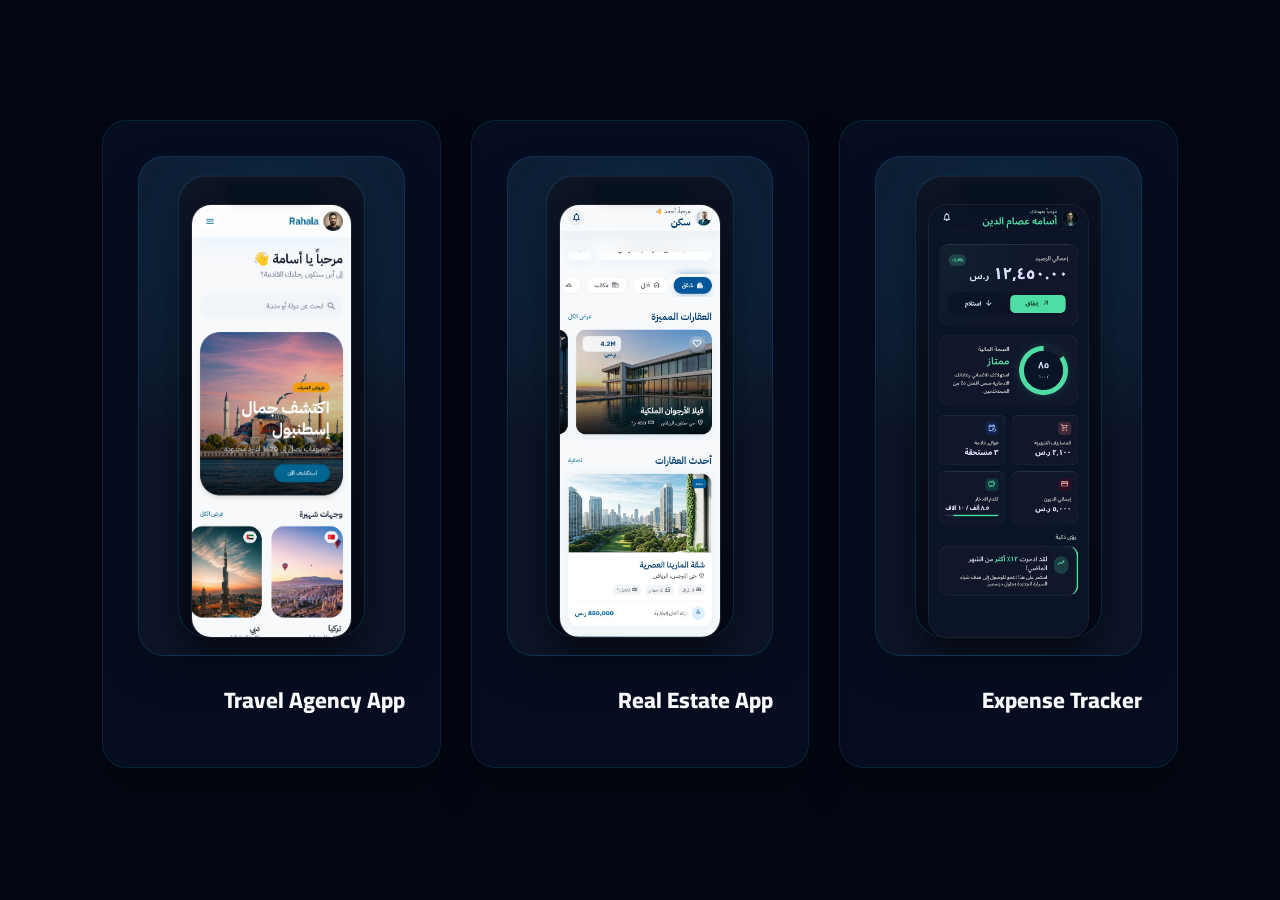
<file: preview-projects.html>
<!DOCTYPE html>
<html lang="ar" dir="rtl">
<head>
    <meta charset="UTF-8">
    <meta name="viewport" content="width=device-width, initial-scale=1.0">
    <link rel="stylesheet" href="css/base.css">
    <link rel="stylesheet" href="css/components.css">
    <link rel="stylesheet" href="css/sections.css">
</head>
<body>
    <section class="section-padding" id="projects">
        <div class="projects-grid">
            <div class="glass-card project-card">
                <div class="project-preview">
                    <div class="project-screen">
                        <img src="money%20mnmgt%20app.jpeg" alt="">
                    </div>
                </div>
                <h3 class="project-title">Expense Tracker</h3>
            </div>
            <div class="glass-card project-card">
                <div class="project-preview">
                    <div class="project-screen">
                        <img src="real%20state%20app.jpeg" alt="">
                    </div>
                </div>
                <h3 class="project-title">Real Estate App</h3>
            </div>
            <div class="glass-card project-card">
                <div class="project-preview">
                    <div class="project-screen">
                        <img src="travel%20app.png" alt="">
                    </div>
                </div>
                <h3 class="project-title">Travel Agency App</h3>
            </div>
        </div>
    </section>
</body>
</html>
</file>
<file: css/base.css>
/* =============================================
   BASE.CSS — Variables, Reset, Body, Scrollbar, Blobs
   ============================================= */

@import url('https://fonts.googleapis.com/css2?family=Cairo:wght@300;400;500;600;700;800;900&family=Outfit:wght@300;400;600;800&display=swap');

:root {
    --primary:          #02569B;
    --primary-light:    #13B9FD;
    --secondary:        #0175C2;
    --dark-bg:          #030712;
    --dark-card:        rgba(15, 23, 42, 0.45);
    --dark-card-hover:  rgba(15, 23, 42, 0.7);
    --glass-border:     rgba(19, 185, 253, 0.12);
    --glass-border-hover: rgba(19, 185, 253, 0.35);
    --text-primary:     #F9FAFB;
    --text-secondary:   #9CA3AF;
    --text-muted:       #6B7280;
    --accent-glow:      rgba(2, 86, 155, 0.5);
    --font-ar:          'Cairo', sans-serif;
    --font-en:          'Outfit', sans-serif;
    --transition-speed: 0.4s;
}

*, *::before, *::after {
    margin: 0;
    padding: 0;
    box-sizing: border-box;
    scroll-behavior: smooth;
}

html {
    width: 100%;
    overflow-x: hidden;
}

body {
    background-color: var(--dark-bg);
    color: var(--text-primary);
    font-family: var(--font-ar);
    overflow-x: hidden;
    line-height: 1.8;
    position: relative;
}

img,
svg,
video {
    max-width: 100%;
}

p,
h1,
h2,
h3,
h4,
a,
span,
li,
strong {
    overflow-wrap: anywhere;
}

.en-text {
    font-family: var(--font-en);
}

/* ── Custom Scrollbar ── */
::-webkit-scrollbar       { width: 10px; }
::-webkit-scrollbar-track { background: var(--dark-bg); }
::-webkit-scrollbar-thumb {
    background: rgba(2, 86, 155, 0.4);
    border-radius: 5px;
}
::-webkit-scrollbar-thumb:hover { background: var(--primary-light); }

/* ── Global Section Padding ── */
.section-padding {
    padding: 120px 8% 80px 8%;
}

/* ── Background Animated Blobs ── */
.bg-blobs {
    position: fixed;
    top: 0;
    left: 0;
    width: 100%;
    height: 100%;
    z-index: -2;
    overflow: hidden;
    pointer-events: none;
}

.blob {
    position: absolute;
    border-radius: 50%;
    filter: blur(140px);
    opacity: 0.15;
    mix-blend-mode: screen;
    animation: float 20s infinite alternate;
}

.blob-1 {
    width: 500px;
    height: 500px;
    background: var(--primary);
    top: -100px;
    right: -100px;
}

.blob-2 {
    width: 600px;
    height: 600px;
    background: var(--primary-light);
    top: 30%;
    left: -200px;
    animation-delay: -5s;
}

.blob-3 {
    width: 400px;
    height: 400px;
    background: var(--secondary);
    bottom: 10%;
    right: -100px;
    animation-delay: -10s;
}

@keyframes float {
    0%   { transform: translate(0, 0) scale(1); }
    50%  { transform: translate(50px, 80px) scale(1.1); }
    100% { transform: translate(-30px, -50px) scale(0.9); }
}

/* ── Section Header ── */
.section-header {
    text-align: center;
    margin-bottom: 70px;
}

.section-header h2 {
    font-size: clamp(2rem, 4vw, 3rem);
    font-weight: 800;
    background: linear-gradient(135deg, #FFF 40%, var(--primary-light));
    -webkit-background-clip: text;
    -webkit-text-fill-color: transparent;
    margin-bottom: 20px;
    display: inline-block;
}

.section-header p {
    font-size: 1.15rem;
    color: var(--text-secondary);
    max-width: 700px;
    margin: 0 auto;
}

/* ── Responsive ── */
@media (max-width: 768px) {
    .section-padding {
        padding: 80px 5% 48px 5%;
    }

    .section-header {
        margin-bottom: 42px;
    }

    .section-header p {
        font-size: 1rem;
    }
}

@media (max-width: 480px) {
    .section-padding {
        padding: 68px 16px 42px 16px;
    }
}
</file>
<file: css/components.css>
/* =============================================
   COMPONENTS.CSS — Buttons, Glass Cards, Badges,
                    WhatsApp FAB
   ============================================= */

/* ── Buttons ── */
.btn {
    display: inline-flex;
    align-items: center;
    justify-content: center;
    gap: 12px;
    padding: 14px 32px;
    border-radius: 14px;
    font-weight: 700;
    font-size: 1.05rem;
    text-decoration: none;
    cursor: pointer;
    transition: all var(--transition-speed) cubic-bezier(0.4, 0, 0.2, 1);
    position: relative;
    overflow: hidden;
    border: none;
    font-family: var(--font-ar);
    max-width: 100%;
    text-align: center;
}

/* Shine sweep effect */
.btn-primary::after {
    content: '';
    position: absolute;
    top: -50%;
    left: -50%;
    width: 200%;
    height: 200%;
    background: linear-gradient(
        to bottom right,
        rgba(255,255,255,0) 0%,
        rgba(255,255,255,0) 40%,
        rgba(255,255,255,0.2) 50%,
        rgba(255,255,255,0) 60%,
        rgba(255,255,255,0) 100%
    );
    transform: rotate(45deg);
    transition: all 0.6s ease;
    pointer-events: none;
}

.btn-primary:hover::after {
    left: 120%;
    top: 120%;
}

.btn-primary {
    background: linear-gradient(135deg, var(--primary), var(--secondary));
    color: var(--text-primary);
    box-shadow: 0 4px 25px rgba(2, 86, 155, 0.4);
    border: 1px solid rgba(19, 185, 253, 0.3);
}

.btn-primary:hover {
    transform: translateY(-5px);
    box-shadow: 0 8px 30px rgba(19, 185, 253, 0.5);
    background: linear-gradient(135deg, var(--secondary), var(--primary-light));
}

.btn-whatsapp {
    background: rgba(37, 211, 102, 0.15);
    color: #25D366;
    border: 1px solid rgba(37, 211, 102, 0.4);
}

.btn-whatsapp:hover {
    transform: translateY(-5px);
    background: #25D366;
    color: var(--dark-bg);
    box-shadow: 0 8px 25px rgba(37, 211, 102, 0.35);
}

.btn-secondary {
    background: rgba(255, 255, 255, 0.05);
    color: var(--text-primary);
    border: 1px solid var(--glass-border);
    backdrop-filter: blur(8px);
}

.btn-secondary:hover {
    transform: translateY(-5px);
    background: rgba(255, 255, 255, 0.1);
    border-color: var(--primary-light);
}

/* ── Glass Card ── */
.glass-card {
    background: var(--dark-card);
    backdrop-filter: blur(16px) saturate(180%);
    -webkit-backdrop-filter: blur(16px) saturate(180%);
    border: 1px solid var(--glass-border);
    border-radius: 24px;
    padding: 35px;
    transition: all var(--transition-speed) cubic-bezier(0.4, 0, 0.2, 1);
    box-shadow: 0 20px 40px rgba(0, 0, 0, 0.3);
}

.glass-card:hover {
    background: var(--dark-card-hover);
    border-color: var(--glass-border-hover);
    transform: translateY(-8px);
    box-shadow: 0 30px 60px rgba(19, 185, 253, 0.08);
}

/* ── Badge / Label ── */
.badge {
    background: rgba(19, 185, 253, 0.1);
    border: 1px solid rgba(19, 185, 253, 0.3);
    color: var(--primary-light);
    padding: 6px 16px;
    border-radius: 30px;
    font-size: 0.9rem;
    font-weight: 700;
    display: inline-block;
    margin-bottom: 15px;
}

/* ── Floating WhatsApp FAB ── */
.wa-floating-fab {
    position: fixed;
    bottom: 30px;
    left: 30px;
    background: #25D366;
    color: #FFF;
    width: 65px;
    height: 65px;
    border-radius: 50%;
    display: flex;
    align-items: center;
    justify-content: center;
    font-size: 2rem;
    box-shadow: 0 10px 25px rgba(37, 211, 102, 0.4);
    z-index: 999;
    text-decoration: none;
    transition: all 0.3s cubic-bezier(0.4, 0, 0.2, 1);
    animation: pulse-wa 2s infinite;
}

.wa-floating-fab:hover {
    transform: scale(1.1) translateY(-5px);
    box-shadow: 0 15px 30px rgba(37, 211, 102, 0.6);
}

@keyframes pulse-wa {
    0%   { box-shadow: 0 0 0 0 rgba(37, 211, 102, 0.7); }
    70%  { box-shadow: 0 0 0 20px rgba(37, 211, 102, 0); }
    100% { box-shadow: 0 0 0 0 rgba(37, 211, 102, 0); }
}

@media (max-width: 480px) {
    .btn {
        width: 100%;
        padding: 13px 18px;
        font-size: 0.98rem;
    }

    .glass-card {
        padding: 24px 18px;
        border-radius: 18px;
    }

    .wa-floating-fab {
        bottom: 20px;
        left: 20px;
        width: 55px;
        height: 55px;
        font-size: 1.6rem;
    }
}
</file>
<file: css/navbar.css>
/* =============================================
   NAVBAR.CSS — Premium Floating Glass-Pill Navbar
   ============================================= */

header {
    position: fixed;
    top: 20px;
    left: 50%;
    transform: translateX(-50%);
    width: 90%;
    max-width: 1280px;
    z-index: 1000;
    background: rgba(15, 23, 42, 0.45);
    backdrop-filter: blur(24px) saturate(180%);
    -webkit-backdrop-filter: blur(24px) saturate(180%);
    border: 1px solid rgba(19, 185, 253, 0.12);
    border-radius: 24px;
    transition: all 0.5s cubic-bezier(0.2, 0.8, 0.2, 1);
}

/* Scrolled state */
header.scrolled {
    top: 10px;
    width: 95%;
    background: rgba(3, 7, 18, 0.85);
    border-color: rgba(19, 185, 253, 0.28);
    box-shadow: 0 20px 40px rgba(0, 0, 0, 0.6), 
                0 0 30px rgba(2, 86, 155, 0.15);
}

.nav-container {
    display: flex;
    justify-content: space-between;
    align-items: center;
    padding: 12px 30px;
    width: 100%;
    gap: 16px;
}

/* ── Logo ── */
.logo {
    display: flex;
    align-items: center;
    gap: 12px;
    text-decoration: none;
    color: var(--text-primary);
    font-weight: 800;
    font-size: 1.25rem;
    transition: transform 0.3s ease;
    min-width: 0;
}

.logo span {
    white-space: nowrap;
}

.logo:hover {
    transform: scale(1.02);
}

.logo-icon {
    width: 38px;
    height: 38px;
    background: linear-gradient(135deg, var(--primary), var(--primary-light));
    border-radius: 12px;
    display: flex;
    align-items: center;
    justify-content: center;
    color: var(--text-primary);
    font-size: 1.35rem;
    box-shadow: 0 0 15px var(--accent-glow);
    transition: all 0.4s ease;
}

.logo:hover .logo-icon {
    transform: rotate(15deg);
    box-shadow: 0 0 22px rgba(19, 185, 253, 0.6);
}

/* ── Nav Links ── */
.nav-menu {
    display: flex;
    gap: 25px;
    list-style: none;
    align-items: center;
}

.nav-link {
    text-decoration: none;
    color: var(--text-secondary);
    font-weight: 600;
    font-size: 0.92rem;
    transition: all 0.3s ease;
    position: relative;
    padding: 8px 16px;
    border-radius: 12px;
}

/* Glass chip effect on hover */
.nav-link:hover {
    color: var(--text-primary);
    background: rgba(255, 255, 255, 0.05);
}

/* Underline indicator for active/hover */
.nav-link::after {
    content: '';
    position: absolute;
    bottom: 0;
    left: 50%;
    transform: translateX(-50%);
    width: 0;
    height: 2px;
    background: var(--primary-light);
    transition: width 0.3s cubic-bezier(0.2, 0.8, 0.2, 1);
    border-radius: 2px;
}

.nav-link:hover::after {
    width: 40%;
}

/* ── Contact Button Wrapper ── */
.nav-btn-wrapper .btn {
    padding: 10px 20px;
    font-size: 0.9rem;
    border-radius: 14px;
}

/* ── Hamburger (mobile) ── */
.hamburger {
    display: none;
    cursor: pointer;
    background: none;
    border: none;
    color: var(--text-primary);
    font-size: 1.6rem;
    width: 40px;
    height: 40px;
    border-radius: 12px;
    align-items: center;
    justify-content: center;
    transition: background 0.3s;
}

.hamburger:hover {
    background: rgba(255, 255, 255, 0.05);
}

/* ── Responsive Mobile Menu ── */
@media (max-width: 1024px) {
    header {
        width: 92%;
    }

    .nav-menu {
        display: none;
        flex-direction: column;
        position: absolute;
        top: calc(100% + 10px);
        left: 0;
        width: 100%;
        background: rgba(15, 23, 42, 0.95);
        backdrop-filter: blur(24px);
        border: 1px solid rgba(19, 185, 253, 0.15);
        border-radius: 24px;
        padding: 24px;
        gap: 12px;
        box-shadow: 0 20px 50px rgba(0, 0, 0, 0.6);
        animation: slide-in 0.4s cubic-bezier(0.2, 0.8, 0.2, 1) forwards;
    }

    @keyframes slide-in {
        from {
            opacity: 0;
            transform: translateY(-10px);
        }
        to {
            opacity: 1;
            transform: translateY(0);
        }
    }

    .nav-menu.active {
        display: flex;
    }

    .nav-link {
        width: 100%;
        text-align: center;
        padding: 12px;
    }

    .nav-link::after {
        display: none; /* remove line indicator on mobile */
    }

    .hamburger {
        display: flex;
    }

    .nav-btn-wrapper {
        display: none; /* Hidden on tablet, shown inside dropdown or CTA */
    }
}

@media (max-width: 480px) {
    header,
    header.scrolled {
        top: 10px;
        width: calc(100% - 24px);
        border-radius: 18px;
    }

    .nav-container {
        padding: 10px 12px;
    }

    .logo {
        gap: 8px;
        font-size: 0.95rem;
    }

    .logo-icon {
        width: 34px;
        height: 34px;
        border-radius: 10px;
        font-size: 1.15rem;
    }

    .hamburger {
        width: 36px;
        height: 36px;
        flex-shrink: 0;
    }

    .nav-menu {
        border-radius: 18px;
        padding: 16px;
        max-height: calc(100vh - 92px);
        overflow-y: auto;
    }
}
</file>
<file: css/hero.css>
/* =============================================
   HERO.CSS — Hero section, code mockup, widgets
   ============================================= */

.hero {
    min-height: 100vh;
    display: flex;
    align-items: center;
    justify-content: center;
    position: relative;
    padding-top: 160px;
    padding-bottom: 80px;
    z-index: 1;
}

.hero-container {
    display: grid;
    grid-template-columns: 1.2fr 0.8fr;
    gap: 50px;
    align-items: center;
    max-width: 1400px;
    width: 100%;
    padding: 0 8%;
    min-width: 0;
}

/* ── Left: text content ── */
.hero-content { text-align: right; }

.hero-title-badge {
    display: inline-flex;
    align-items: center;
    gap: 10px;
    background: rgba(2, 86, 155, 0.15);
    border: 1px solid rgba(19, 185, 253, 0.25);
    padding: 8px 18px;
    border-radius: 50px;
    color: var(--primary-light);
    font-weight: 700;
    font-size: 0.95rem;
    margin-bottom: 25px;
    animation: pulse-glow 2s infinite alternate;
}

@keyframes pulse-glow {
    0%   { box-shadow: 0 0 5px  rgba(19, 185, 253, 0.2); }
    100% { box-shadow: 0 0 20px rgba(19, 185, 253, 0.5); }
}

.hero-headline {
    font-size: clamp(2.5rem, 5vw, 4.2rem);
    font-weight: 900;
    line-height: 1.25;
    margin-bottom: 25px;
}

.hero-headline span.gradient {
    background: linear-gradient(135deg, var(--text-primary) 30%, var(--primary-light));
    -webkit-background-clip: text;
    -webkit-text-fill-color: transparent;
}

.hero-headline span.accent {
    color: var(--primary-light);
    display: block;
    margin-top: 10px;
    text-shadow: 0 0 40px rgba(19, 185, 253, 0.3);
}

.hero-subheadline {
    font-size: 1.25rem;
    color: var(--text-secondary);
    margin-bottom: 40px;
    max-width: 780px;
    font-weight: 400;
}

.hero-subheadline p { margin-bottom: 15px; }

.hero-subheadline p:last-child {
    font-size: 1.05rem;
    color: var(--text-muted);
    border-right: 3px solid var(--primary-light);
    padding-right: 15px;
}

.hero-ctas {
    display: flex;
    gap: 20px;
    flex-wrap: wrap;
}

/* ── Right: code mockup ── */
.hero-graphic {
    position: relative;
    display: flex;
    justify-content: center;
    align-items: center;
    min-width: 0;
}

.mockup-wrapper {
    position: relative;
    width: 100%;
    max-width: 420px;
    aspect-ratio: 1 / 1.1;
    background: radial-gradient(circle, rgba(2, 86, 155, 0.2) 0%, transparent 70%);
    display: flex;
    justify-content: center;
    align-items: center;
}

/* Floating info widgets */
.hero-widget {
    position: absolute;
    background: rgba(15, 23, 42, 0.85);
    backdrop-filter: blur(12px);
    border: 1px solid var(--glass-border);
    border-radius: 18px;
    padding: 15px 20px;
    display: flex;
    align-items: center;
    gap: 12px;
    box-shadow: 0 15px 35px rgba(0, 0, 0, 0.4);
    animation: widget-float 6s infinite ease-in-out alternate;
}

.widget-1 { top: 10%;  left: -10px;  animation-delay: 0s;  }
.widget-2 { bottom: 15%; right: -20px; animation-delay: -2s; }
.widget-3 { top: 55%;  left: -40px;  animation-delay: -4s; }

@keyframes widget-float {
    0%   { transform: translateY(0)    rotate(0deg); }
    100% { transform: translateY(-15px) rotate(2deg); }
}

/* The code card */
.hero-main-card {
    width: 85%;
    height: 85%;
    border-radius: 30px;
    border: 1px solid var(--glass-border);
    background: var(--dark-card);
    backdrop-filter: blur(16px);
    overflow: hidden;
    display: flex;
    flex-direction: column;
    justify-content: space-between;
    padding: 30px;
    box-shadow: 0 25px 50px rgba(0, 0, 0, 0.5);
    transform: perspective(1000px) rotateY(-10deg) rotateX(5deg);
    transition: all 0.5s ease;
}

.hero-main-card:hover {
    transform: perspective(1000px) rotateY(0deg) rotateX(0deg);
    border-color: var(--primary-light);
}

.card-header-bar {
    display: flex;
    justify-content: space-between;
    align-items: center;
    margin-bottom: 20px;
}

.card-dots { display: flex; gap: 6px; }

.card-dot {
    width: 8px;
    height: 8px;
    border-radius: 50%;
}

.dot-red    { background: #FF5F56; }
.dot-yellow { background: #FFBD2E; }
.dot-green  { background: #27C93F; }

.card-code {
    font-family: 'Courier New', Courier, monospace;
    font-size: 0.9rem;
    color: #13B9FD;
    text-align: left;
    direction: ltr;
    flex-grow: 1;
    padding: 20px 0;
    overflow-y: auto;
}

.card-code span.keyword { color: #F882FF; }
.card-code span.class   { color: #E7C855; }
.card-code span.string  { color: #7EC699; }
.card-code span.comment { color: #6A9955; }

/* ── Responsive ── */
@media (max-width: 991px) {
    .hero-container {
        grid-template-columns: 1fr;
        text-align: center;
        gap: 60px;
    }

    .hero-content { text-align: center; }

    .hero-subheadline p:last-child {
        border-right: none;
        padding-right: 0;
        border-top: 2px solid var(--primary-light);
        padding-top: 15px;
        max-width: 600px;
        margin: 15px auto 0 auto;
    }

    .hero-ctas { justify-content: center; }

    .hero-graphic { order: -1; }
}

@media (max-width: 640px) {
    .hero {
        min-height: auto;
        padding-top: 104px;
        padding-bottom: 52px;
    }

    .hero-container {
        gap: 36px;
        padding: 0 16px;
    }

    .hero-graphic {
        order: 0;
    }

    .hero-title-badge {
        max-width: 100%;
        border-radius: 16px;
        font-size: 0.86rem;
        padding: 8px 12px;
        justify-content: center;
    }

    .hero-headline {
        font-size: clamp(2rem, 12vw, 2.8rem);
        line-height: 1.32;
    }

    .hero-subheadline {
        font-size: 1.02rem;
        margin-bottom: 28px;
    }

    .hero-subheadline p:last-child {
        font-size: 0.95rem;
    }

    .hero-ctas {
        gap: 12px;
    }

    .mockup-wrapper {
        max-width: min(100%, 340px);
        aspect-ratio: 1 / 0.95;
    }

    .hero-widget {
        display: none;
    }

    .hero-main-card {
        width: 100%;
        height: 100%;
        padding: 20px;
        border-radius: 22px;
        transform: none;
    }

    .hero-main-card:hover {
        transform: none;
    }

    .card-code {
        font-size: 0.76rem;
        line-height: 1.55;
        overflow-x: auto;
    }
}

@media (max-width: 380px) {
    .hero-headline {
        font-size: 1.82rem;
    }

    .card-code {
        font-size: 0.68rem;
    }
}
</file>
<file: css/sections.css>
/* =============================================
   SECTIONS.CSS — Stats, Countdown, Problems, Solution,
                  Projects, Roadmap, Career, Audience
   ============================================= */

/* ========== STATS ========== */
.stats-grid {
    display: grid;
    grid-template-columns: repeat(4, 1fr);
    gap: 25px;
    margin-bottom: 60px;
}

.stat-card { text-align: center; border-radius: 20px; padding: 30px 20px; }

.stat-number {
    font-size: clamp(2rem, 3.5vw, 3.2rem);
    font-weight: 800;
    color: var(--primary-light);
    margin-bottom: 10px;
    font-family: var(--font-en);
    text-shadow: 0 0 20px rgba(19, 185, 253, 0.2);
}

.stat-label {
    font-size: 1.1rem;
    color: var(--text-secondary);
    font-weight: 600;
}

@media (max-width: 1024px) { .stats-grid { grid-template-columns: repeat(2, 1fr); } }
@media (max-width:  480px) { .stats-grid { grid-template-columns: 1fr; } }


/* ========== COUNTDOWN BANNER ========== */
.countdown-banner {
    position: relative;
    background:
        radial-gradient(circle at top right, rgba(19, 185, 253, 0.16), transparent 28%),
        linear-gradient(135deg, rgba(2, 86, 155, 0.45), rgba(7, 17, 36, 0.9));
    border: 1px solid rgba(19, 185, 253, 0.24);
    border-radius: 30px;
    padding: 34px 36px;
    display: flex;
    align-items: center;
    justify-content: space-between;
    flex-wrap: wrap;
    gap: 28px;
    overflow: hidden;
    box-shadow: 0 20px 50px rgba(0, 0, 0, 0.35);
    margin-top: 40px;
}

.countdown-banner::before {
    content: "";
    position: absolute;
    inset: 0;
    background: linear-gradient(90deg, transparent, rgba(255,255,255,0.08), transparent);
    transform: translateX(-100%);
    animation: shimmer 6s linear infinite;
}

.countdown-text {
    flex: 1 1 300px;
    position: relative;
    z-index: 1;
}

.countdown-badge {
    display: inline-flex;
    align-items: center;
    gap: 8px;
    background: rgba(255, 255, 255, 0.1);
    border: 1px solid rgba(255, 255, 255, 0.16);
    padding: 8px 12px;
    border-radius: 999px;
    font-size: 0.8rem;
    font-weight: 700;
    color: #dff7ff;
    margin-bottom: 12px;
}

.countdown-text h3 {
    font-size: 1.4rem;
    font-weight: 800;
    margin-bottom: 8px;
    color: #ffffff;
    line-height: 1.5;
}

.countdown-text p {
    color: rgba(255, 255, 255, 0.82);
    font-size: 0.95rem;
    max-width: 620px;
}

.timer-boxes {
    display: flex;
    gap: 12px;
    direction: ltr;
    flex-wrap: wrap;
    position: relative;
    z-index: 1;
}

.timer-box {
    background: rgba(6, 12, 24, 0.85);
    border: 1px solid rgba(19, 185, 253, 0.28);
    border-radius: 18px;
    padding: 14px 12px;
    min-width: 82px;
    text-align: center;
    box-shadow: 0 10px 24px rgba(0, 0, 0, 0.28);
    transition: transform 0.25s ease, box-shadow 0.25s ease;
}

.timer-box:hover {
    transform: translateY(-3px);
    box-shadow: 0 14px 28px rgba(0, 0, 0, 0.34);
}

.timer-val {
    font-size: 1.8rem;
    font-weight: 800;
    color: #ffffff;
    font-family: var(--font-en);
    display: block;
    margin-bottom: 2px;
}

.timer-unit {
    font-size: 0.75rem;
    color: rgba(255, 255, 255, 0.7);
    font-weight: 700;
}

@keyframes shimmer {
    100% { transform: translateX(100%); }
}

@media (max-width: 991px) {
    .countdown-banner { flex-direction: column; text-align: center; }
    .timer-boxes { justify-content: center; }
    .countdown-badge { justify-content: center; }
}

@media (max-width: 480px) {
    .countdown-banner {
        padding: 24px 16px;
        border-radius: 22px;
        gap: 20px;
    }

    .countdown-text {
        flex-basis: auto;
    }

    .countdown-text h3 {
        font-size: 1.2rem;
    }

    .timer-boxes {
        display: grid;
        grid-template-columns: repeat(2, minmax(0, 1fr));
        width: 100%;
        gap: 10px;
    }

    .timer-box {
        min-width: 0;
        padding: 12px 8px;
    }

    .timer-val {
        font-size: 1.45rem;
    }
}


/* ========== PROBLEM CARDS ========== */
.problems-grid {
    display: grid;
    grid-template-columns: repeat(auto-fit, minmax(280px, 1fr));
    gap: 25px;
}

.problem-card {
    background: rgba(244, 63, 94, 0.02);
    border-color: rgba(244, 63, 94, 0.1);
}

.problem-card:hover {
    background: rgba(244, 63, 94, 0.05);
    border-color: rgba(244, 63, 94, 0.3);
    box-shadow: 0 30px 60px rgba(244, 63, 94, 0.05);
}

.problem-icon-wrapper {
    width: 60px;
    height: 60px;
    background: rgba(244, 63, 94, 0.1);
    border-radius: 16px;
    display: flex;
    align-items: center;
    justify-content: center;
    color: #F43F5E;
    font-size: 1.5rem;
    margin-bottom: 25px;
    box-shadow: 0 8px 16px rgba(244, 63, 94, 0.1);
    transition: transform 0.3s ease;
}

.problem-card:hover .problem-icon-wrapper { transform: scale(1.1) rotate(5deg); }

.problem-card h3 { font-size: 1.25rem; font-weight: 700; margin-bottom: 12px; }
.problem-card p  { font-size: 0.95rem; color: var(--text-secondary); }


/* ========== SOLUTION SECTION ========== */
.solution-container {
    display: grid;
    grid-template-columns: 0.9fr 1.1fr;
    gap: 50px;
    align-items: center;
}

.solution-list { display: flex; flex-direction: column; gap: 25px; }

.solution-item { display: flex; gap: 20px; align-items: flex-start; }

.solution-num-badge {
    width: 45px;
    height: 45px;
    background: linear-gradient(135deg, var(--primary), var(--secondary));
    border-radius: 12px;
    display: flex;
    align-items: center;
    justify-content: center;
    font-weight: 800;
    color: var(--text-primary);
    flex-shrink: 0;
    font-family: var(--font-en);
    border: 1px solid rgba(19, 185, 253, 0.3);
    box-shadow: 0 0 15px rgba(2, 86, 155, 0.4);
}

.solution-item-content h3 { font-size: 1.25rem; font-weight: 700; margin-bottom: 8px; }
.solution-item-content p  { color: var(--text-secondary); font-size: 0.95rem; }

.solution-image-box {
    position: relative;
    background: radial-gradient(circle, rgba(19, 185, 253, 0.15) 0%, transparent 70%);
    padding: 40px;
    border-radius: 30px;
    display: flex;
    justify-content: center;
    align-items: center;
}

.solution-glow-card {
    border: 1px solid rgba(19, 185, 253, 0.25);
    background: rgba(15, 23, 42, 0.85);
    box-shadow: 0 25px 50px rgba(0, 0, 0, 0.6);
    border-radius: 24px;
    padding: 40px;
    text-align: center;
    max-width: 480px;
}

.solution-glow-card i.main-icon {
    font-size: 3.5rem;
    color: var(--primary-light);
    margin-bottom: 25px;
    text-shadow: 0 0 25px rgba(19, 185, 253, 0.5);
    animation: pulse-icon 2s infinite ease-in-out;
    display: block;
}

@keyframes pulse-icon {
    0%, 100% { transform: scale(1);    opacity: 0.9; }
    50%       { transform: scale(1.08); opacity: 1;   }
}

.solution-glow-card h3 { font-size: 1.6rem; font-weight: 800; margin-bottom: 15px; }
.solution-glow-card p  { color: var(--text-secondary); font-size: 1.05rem; margin-bottom: 20px; }

.solution-badge-list {
    display: flex;
    gap: 12px;
    flex-wrap: wrap;
    justify-content: center;
}

.solution-mini-badge {
    background: rgba(255, 255, 255, 0.05);
    border: 1px solid var(--glass-border);
    padding: 6px 14px;
    border-radius: 30px;
    font-size: 0.85rem;
    font-weight: 600;
}

@media (max-width: 991px) {
    .solution-container { grid-template-columns: 1fr; gap: 50px; }
    .solution-image-box { order: -1; }
}

@media (max-width: 480px) {
    .solution-container {
        gap: 34px;
    }

    .solution-image-box {
        padding: 16px;
        border-radius: 22px;
    }

    .solution-glow-card {
        padding: 26px 18px;
        border-radius: 18px;
    }

    .solution-glow-card i.main-icon {
        font-size: 2.6rem;
    }

    .solution-glow-card h3 {
        font-size: 1.3rem;
    }

    .solution-item {
        gap: 14px;
    }

    .solution-num-badge {
        width: 38px;
        height: 38px;
        border-radius: 10px;
        font-size: 0.9rem;
    }
}


/* ========== PROJECTS ========== */
.projects-grid {
    display: grid;
    grid-template-columns: repeat(3, 1fr);
    gap: 30px;
    margin-bottom: 50px;
    align-items: stretch;
}

.project-card {
    position: relative;
    overflow: hidden;
    display: flex;
    flex-direction: column;
    justify-content: space-between;
    height: 100%;
    min-height: 600px;
}

.project-preview {
    width: 100%;
    height: 500px;
    min-height: 500px;
    border-radius: 26px;
    overflow: hidden;
    margin-bottom: 24px;
    border: 1px solid rgba(19, 185, 253, 0.14);
    background:
        radial-gradient(circle at 50% 18%, rgba(19, 185, 253, 0.16), transparent 52%),
        rgba(255, 255, 255, 0.03);
    box-shadow: 0 18px 36px rgba(0, 0, 0, 0.28);
    display: flex;
    align-items: center;
    justify-content: center;
    padding: 18px;
}

.project-screen {
    position: relative;
    width: min(82%, 240px);
    height: 100%;
    border-radius: 28px;
    padding: 12px 12px 14px;
    background: linear-gradient(145deg, #0d1424, #050915);
    border: 1px solid rgba(19, 185, 253, 0.18);
    box-shadow: inset 0 1px 0 rgba(255, 255, 255, 0.06), 0 16px 40px rgba(0, 0, 0, 0.35);
    display: flex;
    align-items: flex-start;
    justify-content: center;
}

.project-screen::before {
    content: "";
    position: absolute;
    top: 8px;
    left: 50%;
    transform: translateX(-50%);
    width: 92px;
    height: 16px;
    border-radius: 0 0 12px 12px;
    background: rgba(7, 16, 31, 0.95);
    box-shadow: 0 2px 10px rgba(0, 0, 0, 0.25);
}

.project-preview img {
    width: 100%;
    height: 100%;
    display: block;
    object-fit: cover;
    object-position: top center;
    border-radius: 20px;
    margin-top: 16px;
    background: #07101f;
    border: 1px solid rgba(255, 255, 255, 0.08);
    box-shadow: 0 12px 24px rgba(0, 0, 0, 0.28);
    transition: transform 0.5s ease;
}

.project-card:hover .project-preview img {
    transform: scale(1.04);
}

.project-icon {
    font-size: 2.2rem;
    color: var(--primary-light);
    margin-bottom: 20px;
    display: block;
    text-shadow: 0 0 15px rgba(19, 185, 253, 0.3);
}

.project-title  { font-size: 1.4rem; font-weight: 800; margin-bottom: 12px; }
.project-desc   { font-size: 0.95rem; color: var(--text-secondary); margin-bottom: 25px; flex-grow: 1; }

.project-features-title {
    font-size: 0.9rem;
    font-weight: 700;
    color: var(--text-muted);
    margin-bottom: 12px;
    text-transform: uppercase;
    letter-spacing: 0.5px;
}

.project-features {
    display: flex;
    flex-wrap: wrap;
    gap: 8px;
    margin-bottom: 20px;
}

.feature-chip {
    background: rgba(19, 185, 253, 0.08);
    border: 1px solid rgba(19, 185, 253, 0.15);
    color: var(--primary-light);
    font-size: 0.8rem;
    font-weight: 600;
    padding: 4px 12px;
    border-radius: 30px;
}

.graduation-badge {
    position: absolute;
    top: 20px;
    left: 20px;
    background: linear-gradient(135deg, #F59E0B, #D97706);
    color: #000;
    font-weight: 800;
    font-size: 0.75rem;
    padding: 4px 12px;
    border-radius: 30px;
    box-shadow: 0 4px 12px rgba(245, 158, 11, 0.3);
}

.projects-note {
    background: rgba(245, 158, 11, 0.05);
    border: 1px solid rgba(245, 158, 11, 0.2);
    border-radius: 20px;
    padding: 25px;
    display: flex;
    align-items: center;
    gap: 20px;
    max-width: 900px;
    margin: 0 auto;
    box-shadow: 0 10px 25px rgba(0, 0, 0, 0.2);
}

.projects-note-icon {
    width: 50px;
    height: 50px;
    background: rgba(245, 158, 11, 0.15);
    border-radius: 12px;
    display: flex;
    align-items: center;
    justify-content: center;
    color: #F59E0B;
    font-size: 1.5rem;
    flex-shrink: 0;
}

.projects-note-text p    { color: var(--text-primary); font-weight: 700; font-size: 1.05rem; }
.projects-note-text span { color: var(--text-secondary); font-size: 0.9rem; display: block; margin-top: 4px; }

@media (max-width: 1024px) { .projects-grid { grid-template-columns: repeat(2, 1fr); } }

@media (max-width: 768px)  {
    .projects-grid  { grid-template-columns: 1fr; }
    .projects-note  { flex-direction: column; text-align: center; }
}

@media (max-width: 480px) {
    .project-preview {
        height: 420px;
        border-radius: 18px;
        margin-bottom: 20px;
        padding: 14px;
    }

    .project-preview img {
        width: min(86%, 250px);
    }

    .project-icon {
        font-size: 1.9rem;
        margin-bottom: 16px;
    }
}


/* ========== ROADMAP ========== */
.roadmap-timeline {
    position: relative;
    max-width: 1000px;
    margin: 0 auto;
    padding: 40px 0;
}

.roadmap-timeline::before {
    content: '';
    position: absolute;
    top: 0;
    bottom: 0;
    right: 50%;
    width: 2px;
    background: linear-gradient(to bottom, var(--primary), var(--primary-light), var(--secondary));
    transform: translateX(50%);
}

.timeline-item {
    position: relative;
    width: 50%;
    padding: 20px 40px;
    display: flex;
    justify-content: flex-end;
}

.timeline-item:nth-child(even) {
    align-self: flex-end;
    margin-right: 50%;
    justify-content: flex-start;
}

.timeline-item:nth-child(odd) { margin-left: 50%; }

.timeline-badge {
    position: absolute;
    top: 25px;
    right: -20px;
    width: 40px;
    height: 40px;
    background: #030712;
    border: 3px solid var(--primary-light);
    border-radius: 50%;
    z-index: 1;
    display: flex;
    align-items: center;
    justify-content: center;
    color: var(--primary-light);
    font-weight: 800;
    font-family: var(--font-en);
    box-shadow: 0 0 15px rgba(19, 185, 253, 0.4);
}

.timeline-item:nth-child(even) .timeline-badge { right: auto; left: -20px; }

.timeline-content { width: 100%; max-width: 450px; }

.timeline-month {
    font-size: 1.5rem;
    font-weight: 800;
    color: var(--primary-light);
    margin-bottom: 15px;
    display: flex;
    align-items: center;
    gap: 12px;
}

.timeline-list { list-style: none; display: flex; flex-direction: column; gap: 10px; }

.timeline-list li {
    position: relative;
    padding-right: 20px;
    font-size: 0.95rem;
    color: var(--text-secondary);
}

.timeline-list li::before {
    content: '\f00c';
    font-family: 'Font Awesome 6 Free';
    font-weight: 900;
    position: absolute;
    right: 0;
    top: 2px;
    font-size: 0.8rem;
    color: var(--primary-light);
}

@media (max-width: 768px) {
    .roadmap-timeline::before { right: 20px; transform: none; }

    .timeline-item {
        width: 100%;
        margin-left: 0 !important;
        margin-right: 0 !important;
        padding: 20px 40px 20px 0;
        justify-content: flex-start;
    }

    .timeline-badge { right: 0px !important; left: auto !important; }
}

@media (max-width: 480px) {
    .roadmap-timeline {
        padding: 12px 0;
    }

    .roadmap-timeline::before {
        right: 14px;
    }

    .timeline-item {
        padding: 16px 34px 16px 0;
    }

    .timeline-badge {
        top: 20px;
        width: 30px;
        height: 30px;
        right: 0 !important;
        font-size: 0.85rem;
        border-width: 2px;
    }

    .timeline-month {
        font-size: 1.05rem;
        line-height: 1.4;
        align-items: flex-start;
    }

    .timeline-list li {
        font-size: 0.9rem;
    }
}


/* ========== CAREER ========== */
.career-container {
    display: grid;
    grid-template-columns: 1fr 1fr;
    gap: 50px;
    align-items: center;
}

.career-content h3 { font-size: 1.8rem; font-weight: 800; margin-bottom: 20px; line-height: 1.4; }
.career-content p  { color: var(--text-secondary); margin-bottom: 30px; font-size: 1.1rem; }

.career-grid {
    display: grid;
    grid-template-columns: repeat(2, 1fr);
    gap: 15px;
}

.career-tag-card {
    background: rgba(255, 255, 255, 0.02);
    border: 1px solid var(--glass-border);
    border-radius: 16px;
    padding: 20px;
    display: flex;
    align-items: center;
    gap: 15px;
    transition: all 0.3s ease;
}

.career-tag-card:hover {
    border-color: var(--primary-light);
    background: rgba(19, 185, 253, 0.05);
    transform: translateY(-3px);
}

.career-tag-card i {
    font-size: 1.3rem;
    color: var(--primary-light);
    width: 40px;
    height: 40px;
    background: rgba(19, 185, 253, 0.1);
    border-radius: 10px;
    display: flex;
    align-items: center;
    justify-content: center;
    flex-shrink: 0;
}

.career-tag-card span { font-weight: 700; font-size: 0.95rem; }

@media (max-width: 991px) { .career-container { grid-template-columns: 1fr; } }
@media (max-width: 480px)  { .career-grid       { grid-template-columns: 1fr; } }

@media (max-width: 480px) {
    .career-content h3 {
        font-size: 1.35rem;
    }

    .career-content p {
        font-size: 1rem;
    }

    .career-tag-card {
        padding: 16px;
    }
}


/* ========== AUDIENCE ========== */
.audience-container {
    display: grid;
    grid-template-columns: 1fr 1fr;
    gap: 30px;
}

.audience-box h3 {
    font-size: 1.5rem;
    font-weight: 800;
    margin-bottom: 25px;
    display: flex;
    align-items: center;
    gap: 12px;
}

.audience-for h3 { color: #10B981; }
.audience-not h3 { color: #EF4444; }

.audience-list { list-style: none; display: flex; flex-direction: column; gap: 15px; }

.audience-list li {
    background: rgba(255, 255, 255, 0.02);
    border: 1px solid var(--glass-border);
    padding: 18px 24px;
    border-radius: 16px;
    display: flex;
    align-items: center;
    gap: 15px;
    font-weight: 600;
}

.audience-for .audience-list li i { color: #10B981; font-size: 1.2rem; }
.audience-not .audience-list li i { color: #EF4444; font-size: 1.2rem; }

@media (max-width: 991px) { .audience-container { grid-template-columns: 1fr; } }

@media (max-width: 480px) {
    .audience-box h3 {
        font-size: 1.22rem;
        align-items: flex-start;
    }

    .audience-list li {
        padding: 15px 16px;
        align-items: flex-start;
    }
}


/* ========== BENEFITS / PROGRAM INCLUDES ========== */
.benefits-grid {
    display: grid;
    grid-template-columns: repeat(3, 1fr);
    gap: 25px;
}

.benefit-card {
    padding: 30px;
    border-radius: 20px;
    background: rgba(255, 255, 255, 0.01);
    border: 1px solid rgba(255, 255, 255, 0.05);
    transition: all 0.3s ease;
    display: flex;
    flex-direction: column;
    gap: 15px;
}

.benefit-card:hover {
    background: rgba(2, 86, 155, 0.04);
    border-color: var(--glass-border-hover);
    transform: translateY(-5px);
}

.benefit-icon-wrapper {
    width: 50px;
    height: 50px;
    background: rgba(2, 86, 155, 0.1);
    border-radius: 12px;
    display: flex;
    align-items: center;
    justify-content: center;
    color: var(--primary-light);
    font-size: 1.3rem;
    border: 1px solid rgba(19, 185, 253, 0.15);
}

.benefit-card h4 { font-size: 1.15rem; font-weight: 700; }
.benefit-card p  { color: var(--text-secondary); font-size: 0.9rem; line-height: 1.6; }

@media (max-width: 1024px) { .benefits-grid { grid-template-columns: repeat(2, 1fr); } }
@media (max-width:  768px) { .benefits-grid { grid-template-columns: 1fr; } }
</file>
<file: css/instructor.css>
/* =============================================
   INSTRUCTOR.CSS — Instructor profile card
   ============================================= */

.instructor-card-wrapper {
    max-width: 850px;
    margin: 0 auto;
}

.instructor-card {
    display: grid;
    grid-template-columns: 0.9fr 1.1fr;
    gap: 40px;
    align-items: center;
    overflow: hidden;
    padding: 45px;
}

/* ── Photo ── */
.instructor-image-container {
    position: relative;
    border-radius: 20px;
    overflow: hidden;
    border: 2px solid var(--glass-border);
    aspect-ratio: 1;
    box-shadow: 0 15px 35px rgba(0, 0, 0, 0.5);
    background: #090e1a;
}

.instructor-image-container img {
    width: 100%;
    height: 100%;
    object-fit: cover;
    transition: transform 0.5s ease;
}

.instructor-card:hover .instructor-image-container img { transform: scale(1.05); }

.instructor-glow-overlay {
    position: absolute;
    top: 0;
    left: 0;
    width: 100%;
    height: 100%;
    background: linear-gradient(to top, rgba(3, 7, 18, 0.8) 0%, transparent 50%);
    pointer-events: none;
}

/* ── Info ── */
.instructor-info { text-align: right; }

.instructor-title-desc {
    font-size: 1.05rem;
    color: var(--primary-light);
    font-weight: 700;
    margin-bottom: 10px;
    text-transform: uppercase;
    letter-spacing: 0.5px;
    display: block;
}

.instructor-name {
    font-size: 2.2rem;
    font-weight: 800;
    margin-bottom: 15px;
    background: linear-gradient(to left, #FFF, var(--primary-light));
    -webkit-background-clip: text;
    -webkit-text-fill-color: transparent;
    display: block;
}

.instructor-bio {
    color: var(--text-secondary);
    font-size: 1.05rem;
    margin-bottom: 30px;
}

/* ── Social buttons ── */
.instructor-socials { display: flex; gap: 15px; }

.social-btn {
    width: 45px;
    height: 45px;
    border-radius: 12px;
    border: 1px solid var(--glass-border);
    background: rgba(255, 255, 255, 0.03);
    display: flex;
    align-items: center;
    justify-content: center;
    color: var(--text-secondary);
    font-size: 1.2rem;
    text-decoration: none;
    transition: all 0.3s ease;
}

.social-btn:hover {
    color: var(--text-primary);
    border-color: var(--primary-light);
    background: rgba(19, 185, 253, 0.1);
    transform: translateY(-3px);
}

/* ── Responsive ── */
@media (max-width: 768px) {
    .instructor-card {
        grid-template-columns: 1fr;
        padding: 30px;
    }

    .instructor-image-container {
        max-width: 300px;
        margin: 0 auto;
    }

    .instructor-info    { text-align: center; }
    .instructor-socials { justify-content: center; }
}

@media (max-width: 480px) {
    .instructor-card {
        padding: 22px 16px;
        gap: 26px;
    }

    .instructor-image-container {
        max-width: 230px;
    }

    .instructor-name {
        font-size: 1.65rem;
    }

    .instructor-bio {
        font-size: 0.98rem;
    }
}
</file>
<file: css/testimonials.css>
/* =============================================
   TESTIMONIALS.CSS — Slider / carousel section
   ============================================= */

.testimonials-slider {
    position: relative;
    max-width: 1000px;
    margin: 0 auto;
    overflow: hidden;
    padding: 20px 0;
}

.testimonial-track {
    display: flex;
    transition: transform 0.5s ease-in-out;
    width: 300%; /* 3 slides */
}

.testimonial-slide {
    width: 33.333%;
    padding: 0 15px;
}

/* ── Single review card ── */
.testi-inner-card {
    background: var(--dark-card);
    border: 1px solid var(--glass-border);
    border-radius: 24px;
    padding: 40px;
    position: relative;
}

.testi-inner-card i.quote-mark {
    position: absolute;
    top: 30px;
    left: 30px;
    font-size: 3rem;
    color: var(--primary-light);
    opacity: 0.08;
}

.testi-stars {
    color: #F59E0B;
    display: flex;
    gap: 5px;
    margin-bottom: 20px;
    font-size: 0.95rem;
}

.testi-text {
    font-size: 1.1rem;
    color: var(--text-primary);
    line-height: 1.8;
    margin-bottom: 25px;
    font-style: italic;
}

/* ── User info row ── */
.testi-user {
    display: flex;
    align-items: center;
    gap: 15px;
}

.testi-avatar {
    width: 50px;
    height: 50px;
    border-radius: 50%;
    border: 2px solid var(--primary-light);
    background: #1e293b;
    display: flex;
    align-items: center;
    justify-content: center;
    font-weight: 800;
    color: var(--primary-light);
    font-family: var(--font-en);
    flex-shrink: 0;
}

.testi-user-details h4   { font-size: 1.05rem; font-weight: 700; }
.testi-user-details span { font-size: 0.85rem; color: var(--text-secondary); }

.testi-user-details {
    min-width: 0;
}

/* ── Dot navigation ── */
.testimonials-controls {
    display: flex;
    justify-content: center;
    align-items: center;
    gap: 15px;
    margin-top: 35px;
}

.nav-dot {
    width: 10px;
    height: 10px;
    border-radius: 50%;
    background: rgba(255, 255, 255, 0.2);
    cursor: pointer;
    transition: all 0.3s ease;
    border: none;
}

.nav-dot.active {
    background: var(--primary-light);
    width: 25px;
    border-radius: 10px;
}

@media (max-width: 480px) {
    .testimonials-slider {
        padding: 10px 0;
    }

    .testimonial-slide {
        padding: 0 6px;
    }

    .testi-inner-card {
        padding: 26px 18px;
        border-radius: 18px;
    }

    .testi-inner-card i.quote-mark {
        top: 18px;
        left: 18px;
        font-size: 2.2rem;
    }

    .testi-text {
        font-size: 0.98rem;
    }

    .testi-user {
        align-items: flex-start;
    }
}
</file>
<file: css/pricing.css>
/* =============================================
   PRICING.CSS — Pricing card & CTA
   ============================================= */

.pricing-card-wrapper {
    max-width: 600px;
    margin: 0 auto;
}

.pricing-card {
    position: relative;
    background: radial-gradient(circle at top right, rgba(2, 86, 155, 0.25) 0%, var(--dark-card) 70%);
    border: 1px solid rgba(19, 185, 253, 0.25);
    box-shadow: 0 30px 60px rgba(0, 0, 0, 0.5), 0 0 40px rgba(2, 86, 155, 0.15);
    padding: 50px 40px;
    text-align: center;
}

/* top accent bar */
.pricing-card::before {
    content: '';
    position: absolute;
    top: 0;
    left: 0;
    width: 100%;
    height: 4px;
    background: linear-gradient(90deg, var(--primary), var(--primary-light), var(--secondary));
    border-radius: 24px 24px 0 0;
}

/* ── Labels ── */
.pricing-badge {
    background: rgba(245, 158, 11, 0.15);
    border: 1px solid rgba(245, 158, 11, 0.3);
    color: #F59E0B;
    padding: 6px 18px;
    border-radius: 30px;
    font-size: 0.9rem;
    font-weight: 700;
    display: inline-block;
    margin-bottom: 25px;
}

/* ── Price display ── */
.price-wrapper { margin-bottom: 25px; }

.original-price {
    font-size: 1.3rem;
    color: var(--text-muted);
    text-decoration: line-through;
    font-family: var(--font-en);
    display: block;
    margin-bottom: 5px;
}

.current-price {
    font-size: 3.8rem;
    font-weight: 900;
    color: var(--text-primary);
    font-family: var(--font-en);
    display: inline-block;
}

.currency {
    font-size: 1.5rem;
    font-weight: 700;
    color: var(--primary-light);
    margin-right: 5px;
}

.price-tagline {
    font-size: 1rem;
    color: var(--text-secondary);
    margin-bottom: 35px;
    font-weight: 600;
}

/* ── Feature list ── */
.pricing-features {
    list-style: none;
    display: flex;
    flex-direction: column;
    gap: 15px;
    text-align: right;
    margin-bottom: 45px;
    padding-right: 10px;
}

.pricing-features li {
    position: relative;
    padding-right: 32px;
    font-size: 1.05rem;
    font-weight: 600;
}

.pricing-features li i {
    position: absolute;
    right: 0;
    top: 4px;
    color: #10B981;
    font-size: 1.15rem;
}

/* ── CTA ── */
.pricing-cta {
    width: 100%;
    padding: 16px 30px;
    font-size: 1.15rem;
    box-shadow: 0 8px 30px rgba(19, 185, 253, 0.3);
}

.pricing-note {
    font-size: 0.85rem;
    color: var(--text-muted);
    margin-top: 15px;
    display: block;
}

/* ── Final CTA section ── */
.final-cta-card {
    background: radial-gradient(circle at 10% 20%, rgba(2, 86, 155, 0.4) 0%, rgba(1, 117, 194, 0.1) 80%);
    border: 1px solid rgba(19, 185, 253, 0.2);
    border-radius: 40px;
    padding: 80px 40px;
    text-align: center;
    box-shadow: 0 30px 60px rgba(0, 0, 0, 0.4);
}

.final-cta-card h2 {
    font-size: clamp(2rem, 4.5vw, 3.2rem);
    font-weight: 900;
    line-height: 1.3;
    margin-bottom: 20px;
    background: linear-gradient(135deg, #FFF 50%, var(--primary-light));
    -webkit-background-clip: text;
    -webkit-text-fill-color: transparent;
}

.final-cta-card p {
    font-size: 1.25rem;
    color: var(--text-secondary);
    margin-bottom: 40px;
    max-width: 650px;
    margin-left: auto;
    margin-right: auto;
}

.final-cta-buttons {
    display: flex;
    gap: 20px;
    justify-content: center;
    flex-wrap: wrap;
}

/* ── Responsive ── */
@media (max-width: 480px) {
    .pricing-card {
        padding: 34px 16px;
    }

    .current-price {
        font-size: 2.7rem;
    }

    .currency {
        font-size: 1.1rem;
    }

    .pricing-features {
        padding-right: 0;
    }

    .pricing-features li {
        font-size: 0.95rem;
        padding-right: 28px;
    }

    .final-cta-card {
        padding: 44px 18px;
        border-radius: 24px;
    }

    .final-cta-card p {
        font-size: 1rem;
        margin-bottom: 26px;
    }

    .final-cta-buttons {
        gap: 12px;
    }
}
</file>
<file: css/faq.css>
/* =============================================
   FAQ.CSS — Accordion FAQ items
   ============================================= */

.faq-wrapper {
    max-width: 850px;
    margin: 0 auto;
    display: flex;
    flex-direction: column;
    gap: 15px;
}

/* ── Single item ── */
.faq-item {
    background: var(--dark-card);
    border: 1px solid var(--glass-border);
    border-radius: 16px;
    overflow: hidden;
    transition: all 0.3s ease;
}

.faq-item.active {
    border-color: var(--primary-light);
    background: var(--dark-card-hover);
}

/* ── Question button ── */
.faq-question {
    width: 100%;
    background: none;
    border: none;
    color: var(--text-primary);
    text-align: right;
    padding: 22px 30px;
    font-size: 1.15rem;
    font-weight: 700;
    cursor: pointer;
    display: flex;
    justify-content: space-between;
    align-items: center;
    font-family: var(--font-ar);
}

/* ── Answer panel ── */
.faq-answer {
    max-height: 0;
    overflow: hidden;
    transition: max-height 0.4s cubic-bezier(0, 1, 0, 1);
    background: rgba(0, 0, 0, 0.15);
    padding: 0 30px;
}

.faq-item.active .faq-answer {
    max-height: 1000px;
    transition: max-height 0.5s cubic-bezier(1, 0, 1, 0);
}

.faq-answer-inner {
    padding: 20px 0 25px 0;
    color: var(--text-secondary);
    font-size: 1rem;
    line-height: 1.7;
}

/* ── Chevron icon ── */
.faq-icon {
    font-size: 1rem;
    color: var(--primary-light);
    transition: transform 0.3s ease;
    flex-shrink: 0;
}

.faq-item.active .faq-icon { transform: rotate(180deg); }

@media (max-width: 480px) {
    .faq-question {
        padding: 18px 16px;
        font-size: 1rem;
        gap: 14px;
        align-items: flex-start;
    }

    .faq-answer {
        padding: 0 16px;
    }

    .faq-answer-inner {
        font-size: 0.95rem;
    }
}
</file>
<file: css/footer.css>
/* =============================================
   FOOTER.CSS — Footer grid, links, bottom bar
   ============================================= */

footer {
    border-top: 1px solid var(--glass-border);
    padding: 60px 8% 40px 8%;
    background: rgba(3, 7, 18, 0.95);
}

/* ── Grid ── */
.footer-grid {
    display: grid;
    grid-template-columns: 1.5fr 1fr 1fr;
    gap: 40px;
    max-width: 1400px;
    margin: 0 auto 50px auto;
}

.footer-logo-col p {
    color: var(--text-secondary);
    margin-top: 15px;
    font-size: 0.95rem;
    max-width: 320px;
}

.footer-col h4 {
    font-size: 1.15rem;
    font-weight: 700;
    margin-bottom: 20px;
}

/* ── Links column ── */
.footer-links {
    list-style: none;
    display: flex;
    flex-direction: column;
    gap: 12px;
}

.footer-links a {
    text-decoration: none;
    color: var(--text-secondary);
    font-size: 0.95rem;
    transition: color 0.3s ease;
}

.footer-links a:hover { color: var(--primary-light); }

/* ── Contact column ── */
.footer-contact-info { display: flex; flex-direction: column; gap: 15px; }

.footer-contact-item {
    display: flex;
    align-items: center;
    gap: 12px;
    color: var(--text-secondary);
    font-size: 0.95rem;
}

.footer-contact-item i { color: var(--primary-light); }

/* ── Bottom bar ── */
.footer-bottom {
    max-width: 1400px;
    margin: 0 auto;
    border-top: 1px solid rgba(255, 255, 255, 0.05);
    padding-top: 30px;
    display: flex;
    justify-content: space-between;
    align-items: center;
    flex-wrap: wrap;
    gap: 20px;
    color: var(--text-muted);
    font-size: 0.9rem;
}

.footer-bottom-links { display: flex; gap: 20px; }

.footer-bottom-links a {
    color: var(--text-muted);
    text-decoration: none;
    transition: color 0.3s ease;
}

.footer-bottom-links a:hover { color: var(--text-secondary); }

/* ── Responsive ── */
@media (max-width: 768px) {
    .footer-grid   { grid-template-columns: 1fr; }
    .footer-bottom { flex-direction: column; text-align: center; }
}

@media (max-width: 480px) {
    footer {
        padding: 42px 16px 32px 16px;
    }

    .footer-grid {
        gap: 30px;
        margin-bottom: 36px;
    }

    .footer-contact-item {
        align-items: flex-start;
    }

    .footer-bottom-links {
        flex-direction: column;
        gap: 10px;
    }
}
</file>
